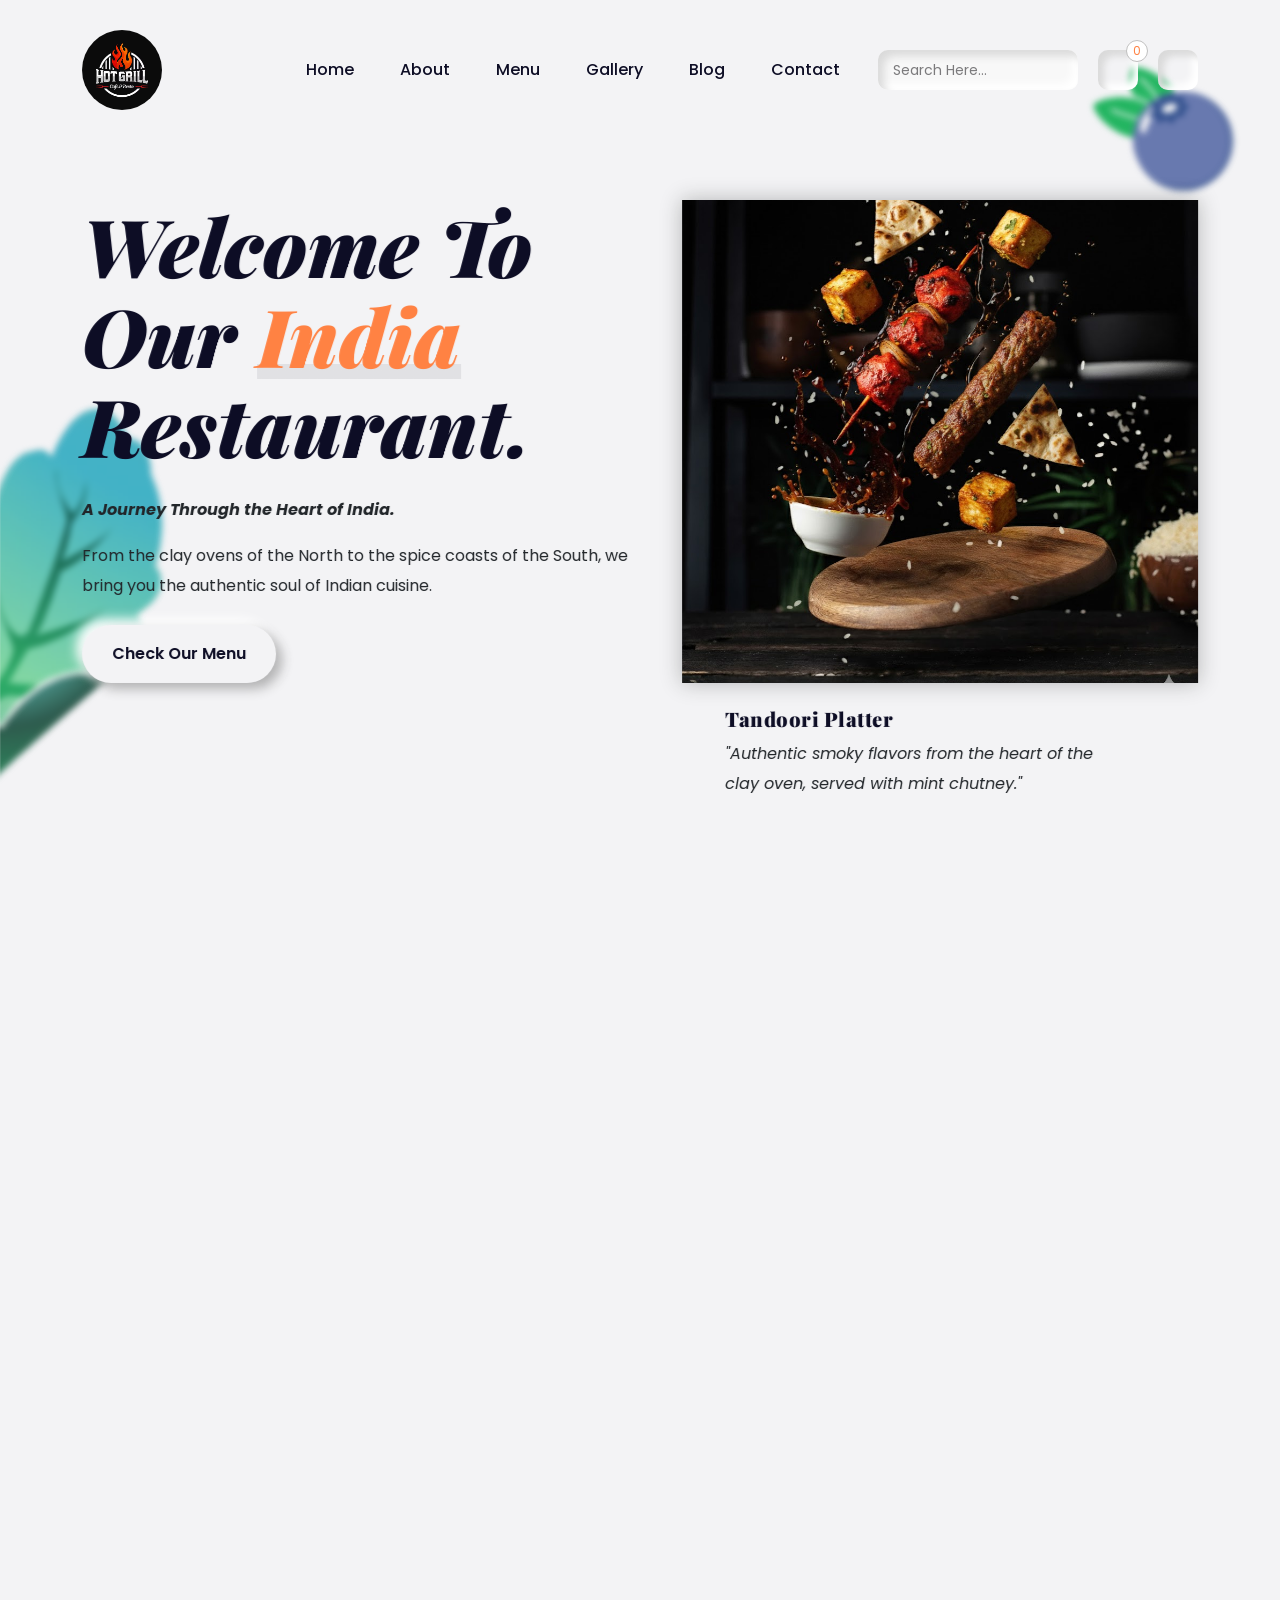
<file: index.html>
<!DOCTYPE html>
<html lang="en">

<head>
    <meta charset="UTF-8">
    <meta http-equiv="X-UA-Compatible" content="IE=edge">
    <meta name="viewport" content="width=device-width, initial-scale=1.0">
    <title>Food Website</title>
    <!-- for icons  -->
    <link rel="stylesheet" href="https://unicons.iconscout.com/release/v4.0.0/css/line.css">
    <!-- bootstrap  -->
    <link rel="stylesheet" href="assets/css/bootstrap.min.css">
    <!-- for swiper slider  -->
    <link rel="stylesheet" href="assets/css/swiper-bundle.min.css">

    <!-- fancy box  -->
    <link rel="stylesheet" href="assets/css/jquery.fancybox.min.css">
    <!-- custom css  -->
    <link rel="stylesheet" href="style.css">
    <link rel="stylesheet" href="assets/css/accessibility.css">
    <link rel="stylesheet" href="assets/css/checkout.css">
</head>


<body class="body-fixed">
    <a href="#main-content" class="skip-navigation">Skip to main content</a>
    
    <!-- start of header  -->
    <header class="site-header" role="banner">
        <div class="container">
            <div class="row">
                <div class="col-lg-2">
                    <div class="header-logo">
                        <a href="index.html" aria-label="Food Website Home">
                            <img src="logo1.avif" width="160" height="60" alt="Food Website Logo">
                        </a>
                    </div>
                </div>
                <div class="col-lg-10">
                    <div class="main-navigation">
                        <button class="menu-toggle" aria-label="Toggle navigation menu" aria-expanded="false" aria-controls="main-menu">
                            <span aria-hidden="true"></span><span aria-hidden="true"></span>
                            <span class="sr-only">Menu</span>
                        </button>
                        <nav class="header-menu" id="main-menu" role="navigation" aria-label="Main navigation">
                            <ul class="menu food-nav-menu">
                                <li><a href="#home" aria-label="Go to home section">Home</a></li>
                                <li><a href="#about" aria-label="Go to about section">About</a></li>
                                <li><a href="#menu" aria-label="Go to menu section">Menu</a></li>
                                <li><a href="#gallery" aria-label="Go to gallery section">Gallery</a></li>
                                <li><a href="#blog" aria-label="Go to blog section">Blog</a></li>
                                <li><a href="#contact" aria-label="Go to contact section">Contact</a></li>
                            </ul>
                        </nav>
                        <div class="header-right">
                            <form action="#" class="header-search-form for-des" onsubmit="return false;" role="search" aria-label="Search menu items">
                                <label for="searchInput" class="sr-only">Search menu items</label>
                                <input type="search" id="searchInput" name="search" class="form-input" placeholder="Search Here..." aria-label="Search menu items" aria-describedby="search-description">
                                <span id="search-description" class="sr-only">Search for dishes, meals, or menu items</span>
                                <button type="button" aria-label="Submit search">
                                    <i class="uil uil-search" aria-hidden="true"></i>
                                </button>
                            </form>
                            <a href="javascript:void(0)" class="header-btn header-cart" id="cartBtn" role="button" aria-label="View shopping cart" aria-describedby="cart-count">
                                <i class="uil uil-shopping-bag" aria-hidden="true"></i>
                                <span class="cart-number" id="cart-count" aria-live="polite">3</span>
                                <span class="sr-only">items in cart</span>
                            </a>
                            <a href="login.html" class="header-btn" id="userIcon" role="button" aria-label="User account menu">
                                <i class="uil uil-user-md" aria-hidden="true"></i>
                                <span class="sr-only">User account</span>
                            </a>
                        </div>
                    </div>
                </div>
            </div>
        </div>
    </header>
    <!-- header ends  -->

    <div id="viewport">
        <div id="js-scroll-content">
            <main id="main-content">
            <section class="main-banner" id="home" aria-label="Hero banner">
                <div class="js-parallax-scene">
                    <div class="banner-shape-1 w-100" data-depth="0.30" aria-hidden="true">
                        <img src="assets/images/berry.png" alt="" aria-hidden="true">
                    </div>
                    <div class="banner-shape-2 w-100" data-depth="0.25" aria-hidden="true">
                        <img src="assets/images/leaf.png" alt="" aria-hidden="true">
                    </div>
                </div>
                <div class="sec-wp">
                    <div class="container">
                        <div class="row">
                            <div class="col-lg-6">
                                <div class="banner-text">
                                    <h1 class="h1-title"><i>
                                        Welcome to our
                                        <span>India</span>
                                        restaurant.</i>
                                    </h1>
                                    <p><b><i>A Journey Through the Heart of India.</i></b></p>
                                    <p>From the clay ovens of the North to the spice coasts of the South, we bring you the authentic soul of Indian cuisine.</p>
                                    <div class="banner-btn mt-4">
                                        <a href="#menu" class="sec-btn">Check our Menu</a>
                                    </div>
                                </div>
                            </div>
                            <div class="col-lg-6">
                                <div class="banner-img-wp">
                                    <div class="banner-img" style="background-image: url(assets/images/tandoori-platter.jpg);">
                                    </div>
                                </div>
                                <div class="banner-img-text mt-4 m-auto">
                                    <h5 class="h5-title">Tandoori Platter</h5>
                                    <p><i>"Authentic smoky flavors from the heart of the clay oven, served with mint chutney."</i></p>
                                </div>
                            </div>
                        </div>
                    </div>
                </div>
            </section>


            <section class="brands-sec">
                <div class="container">
                    <div class="row">
                        <div class="col-lg-12">
                            <div class="brand-title mb-5">
                                <h5 class="h5-title">Trusted by 70+ companies</h5>
                            </div>
                            <div class="brands-row" role="list" aria-label="Trusted partner brands">
                                <div class="brands-box" role="listitem">
                                    <img src="assets/images/brands/b1.png" alt="Partner brand 1" aria-hidden="true">
                                </div>
                                <div class="brands-box" role="listitem">
                                    <img src="assets/images/brands/b2.png" alt="Partner brand 2" aria-hidden="true">
                                </div>
                                <div class="brands-box" role="listitem">
                                    <img src="assets/images/brands/b3.png" alt="Partner brand 3" aria-hidden="true">
                                </div>
                                <div class="brands-box" role="listitem">
                                    <img src="assets/images/brands/b4.png" alt="Partner brand 4" aria-hidden="true">
                                </div>
                                <div class="brands-box" role="listitem">
                                    <img src="assets/images/brands/b5.png" alt="Partner brand 5" aria-hidden="true">
                                </div>
                            </div>
                        </div>
                    </div>
                </div>
            </section>

            <section class="about-sec section" id="about">
                <div class="container">
                    <div class="row">
                        <div class="col-lg-12">
                            <div class="sec-title text-center mb-5">
                                <p class="sec-sub-title mb-3">About Us</p>
                                <h2 class="h2-title">Discover our <span>restaurant story</span></h2>
                                <div class="sec-title-shape mb-4" aria-hidden="true">
                                    <img src="assets/images/title-shape.svg" alt="" aria-hidden="true">
                                </div>
                                <p><i>"Our journey began with a simple passion for the authentic flavors of home. From our grandmother's secret spice blends to the vibrant street foods of India, we bring you recipes that have been passed down through generations. Every dish we serve is a tribute to our heritage, crafted with love and the finest hand-picked spices to bring the true heart of India to your table."</i></p>
                            </div>
                        </div>
                    </div>
                    <div class="row">
                        <div class="col-lg-8 m-auto">
                            <div class="about-video">
                                <div class="about-video-img" style="background-image: url(assets/images/about1.avif);">
                                </div>
                                <div class="play-btn-wp">
                                    <a href="assets/images/video1.mp4" data-fancybox="video" class="play-btn" aria-label="Play recipe video">
                                        <i class="uil uil-play" aria-hidden="true"></i>
                                        <span class="sr-only">Play</span>
                                    </a>
                                    <span>Watch The Recipe</span>
                                </div>
                            </div>
                        </div>
                    </div>
                </div>
            </section>

            <section style="background-image: url(assets/images/menu-bg.png);"
                class="our-menu section bg-light repeat-img" id="menu">
                <div class="sec-wp">
                    <div class="container">
                        <div class="row">
                            <div class="col-lg-12">
                                <div class="sec-title text-center mb-5">
                                    <p class="sec-sub-title mb-3">our menu</p>
                                    <h2 class="h2-title">wake up early, <span>eat fresh & healthy</span></h2>
                                    <div class="sec-title-shape mb-4">
                                        <img src="assets/images/title-shape.svg" alt="">
                                    </div>
                                </div>
                            </div>
                        </div>
                        <div class="menu-tab-wp">
                            <div class="row">
                                <div class="col-lg-12 m-auto">
                                    <div class="menu-tab text-center">
                                        <ul class="filters" role="tablist" aria-label="Filter menu items">
                                            <div class="filter-active"></div>
                                            <li class="filter" data-filter=".all, .breakfast, .lunch, .dinner" role="tab" aria-label="Show all menu items" tabindex="0">
                                                <img src="assets/images/menu-1.png" alt="" aria-hidden="true">
                                                All
                                            </li>
                                            <li class="filter" data-filter=".breakfast" role="tab" aria-label="Show breakfast items" tabindex="0">
                                                <img src="assets/images/menu-2.png" alt="" aria-hidden="true">
                                                Breakfast
                                            </li>
                                            <li class="filter" data-filter=".lunch" role="tab" aria-label="Show lunch items" tabindex="0">
                                                <img src="assets/images/menu-3.png" alt="" aria-hidden="true">
                                                Lunch
                                            </li>
                                            <li class="filter" data-filter=".dinner" role="tab" aria-label="Show dinner items" tabindex="0">
                                                <img src="assets/images/menu-4.png" alt="" aria-hidden="true">
                                                Dinner
                                            </li>
                                        </ul>
                                    </div>
                                </div>
                            </div>
                        </div>

                        <div class="menu-list-row">
                            <div class="row g-xxl-5 bydefault_show" id="menu-dish">
                                <div class="col-lg-4 col-sm-6 dish-box-wp breakfast search-item" data-cat="breakfast">
                                    <div class="dish-box text-center">
                                        <div class="dist-img">
                                            <img src="assets/images/dish/1.1.jpg" alt="">
                                        </div>
                                        <div class="dish-rating">
                                            5
                                            <i class="uil uil-star"></i>
                                        </div>
                                        <div class="dish-title">
                                            <h3 class="h3-title">Grilled Halloumi and Quinoa Salad</h3>
                                            <p>120 calories</p>
                                        </div>
                                        <div class="dish-info">
                                            <ul>
                                                <li>
                                                    <p>Type</p>
                                                    <b>Veg</b>
                                                </li>
                                                <li>
                                                    <p>Persons</p>
                                                    <b>2</b>
                                                </li>
                                            </ul>
                                        </div>
                                        <div class="dist-bottom-row">
                                            <ul>
                                                <li>
                                                    <b>Rs. 499</b>
                                                </li>
                                                <li>
                                                    <button class="dish-add-btn" aria-label="Add to cart">
                                                        <i class="uil uil-plus" aria-hidden="true"></i>
                                                        <span class="sr-only">Add to cart</span>
                                                    </button>
                                                </li>
                                            </ul>
                                        </div>
                                    </div>
                                </div>

                                <!-- 2 -->
                                <div class="col-lg-4 col-sm-6 dish-box-wp breakfast search-item" data-cat="breakfast">
                                    <div class="dish-box text-center">
                                        <div class="dist-img">
                                            <img src="assets/images/dish/2.png" alt="">
                                        </div>
                                        <div class="dish-rating">
                                            4.3
                                            <i class="uil uil-star"></i>
                                        </div>
                                        <div class="dish-title">
                                            <h3 class="h3-title">Grilled Chicken</h3>
                                            <p>80 calories</p>
                                        </div>
                                        <div class="dish-info">
                                            <ul>
                                                <li>
                                                    <p>Type</p>
                                                    <b>Non Veg</b>
                                                </li>
                                                <li>
                                                    <p>Persons</p>
                                                    <b>1</b>
                                                </li>
                                            </ul>
                                        </div>
                                        <div class="dist-bottom-row">
                                            <ul>
                                                <li>
                                                    <b>Rs. 359</b>
                                                </li>
                                                <li>
                                                    <button class="dish-add-btn" aria-label="Add to cart">
                                                        <i class="uil uil-plus" aria-hidden="true"></i>
                                                        <span class="sr-only">Add to cart</span>
                                                    </button>
                                                </li>
                                            </ul>
                                        </div>
                                    </div>
                                </div>
                                <!-- 3 -->
                                <div class="col-lg-4 col-sm-6 dish-box-wp lunch search-item" data-cat="lunch">
                                    <div class="dish-box text-center">
                                        <div class="dist-img">
                                            <img src="assets/images/dish/3.png" alt="">
                                        </div>
                                        <div class="dish-rating">
                                            4
                                            <i class="uil uil-star"></i>
                                        </div>
                                        <div class="dish-title">
                                            <h3 class="h3-title">Panner Noodles</h3>
                                            <p>100 calories</p>
                                        </div>
                                        <div class="dish-info">
                                            <ul>
                                                <li>
                                                    <p>Type</p>
                                                    <b>Veg</b>
                                                </li>
                                                <li>
                                                    <p>Persons</p>
                                                    <b>2</b>
                                                </li>
                                            </ul>
                                        </div>
                                        <div class="dist-bottom-row">
                                            <ul>
                                                <li>
                                                    <b>Rs. 149</b>
                                                </li>
                                                <li>
                                                    <button class="dish-add-btn" aria-label="Add to cart">
                                                        <i class="uil uil-plus" aria-hidden="true"></i>
                                                        <span class="sr-only">Add to cart</span>
                                                    </button>
                                                </li>
                                            </ul>
                                        </div>
                                    </div>
                                </div>

                                <!-- 4 -->
                                <div class="col-lg-4 col-sm-6 dish-box-wp breakfast search-item" data-cat="breakfast">
                                     <div class="dish-box text-center">
                                        <div class="dist-img">
                                            <img src="assets/images/dish/veg-sandwich.jpg" alt="Gourmet Veg Sandwich">
                                        </div>
                                        <div class="dish-rating">
                                            4.5 <i class="uil uil-star"></i>
                                        </div>
                                        <div class="dish-title">
                                            <h3 class="h3-title">Gourmet Veg Sandwich</h3>
                                            <p>150 calories</p>
                                        </div>
                                        <div class="dish-info">
                                            <ul>
                                                <li>
                                                    <p>Type</p>
                                                    <b>Veg</b>
                                                </li>
                                                <li>
                                                    <p>Persons</p>
                                                    <b>1</b>
                                                </li>
                                            </ul>
                                        </div>
                                        <div class="dist-bottom-row">
                                            <ul>
                                                <li><b>Rs. 249</b></li>
                                                <li>
                                                    <button class="dish-add-btn" aria-label="Add to cart">
                                                        <i class="uil uil-plus" aria-hidden="true"></i>
                                                        <span class="sr-only">Add to cart</span>
                                                    </button>
                                                </li>
                                            </ul>
                                        </div>
                                    </div>
                                </div>
                                    
                                <!-- 5 -->
                                <div class="col-lg-4 col-sm-6 dish-box-wp lunch search-item" data-cat="lunch">
                                    <div class="dish-box text-center">
                                        <div class="dist-img">
                                            <img src="assets/images/dish/4.png" alt="">
                                        </div>
                                        <div class="dish-rating">
                                            5
                                            <i class="uil uil-star"></i>
                                        </div>
                                        <div class="dish-title">
                                            <h3 class="h3-title">Chicken Noodles</h3>
                                            <p>120 calories</p>
                                        </div>
                                        <div class="dish-info">
                                            <ul>
                                                <li>
                                                    <p>Type</p>
                                                    <b>Non Veg</b>
                                                </li>
                                                <li>
                                                    <p>Persons</p>
                                                    <b>2</b>
                                                </li>
                                            </ul>
                                        </div>
                                        <div class="dist-bottom-row">
                                            <ul>
                                                <li>
                                                    <b>Rs. 379</b>
                                                </li>
                                                <li>
                                                    <button class="dish-add-btn" aria-label="Add to cart">
                                                        <i class="uil uil-plus" aria-hidden="true"></i>
                                                        <span class="sr-only">Add to cart</span>
                                                    </button>
                                                </li>
                                            </ul>
                                        </div>
                                    </div>
                                </div>

                                <!-- 6 -->
                                <div class="col-lg-4 col-sm-6 dish-box-wp dinner search-item" data-cat="dinner">
                                    <div class="dish-box text-center">
                                        <div class="dist-img">
                                            <img src="assets/images/dish/5.png" alt="">
                                        </div>
                                        <div class="dish-rating">
                                            5.5
                                            <i class="uil uil-star"></i>
                                        </div>
                                        <div class="dish-title">
                                            <h3 class="h3-title">Bread Boiled Egg</h3>
                                            <p>120 calories</p>
                                        </div>
                                        <div class="dish-info">
                                            <ul>
                                                <li>
                                                    <p>Type</p>
                                                    <b>Non Veg</b>
                                                </li>
                                                <li>
                                                    <p>Persons</p>
                                                    <b>2</b>
                                                </li>
                                            </ul>
                                        </div>
                                        <div class="dist-bottom-row">
                                            <ul>
                                                <li>
                                                    <b>Rs. 99</b>
                                                </li>
                                                <li>
                                                    <button class="dish-add-btn" aria-label="Add to cart">
                                                        <i class="uil uil-plus" aria-hidden="true"></i>
                                                        <span class="sr-only">Add to cart</span>
                                                    </button>
                                                </li>
                                            </ul>
                                        </div>
                                    </div>
                                </div>

                                <!-- 7 -->
                                <div class="col-lg-4 col-sm-6 dish-box-wp dinner search-item" data-cat="dinner">
                                    <div class="dish-box text-center">
                                        <div class="dist-img">
                                            <img src="assets/images/dish/6.png" alt="">
                                        </div>
                                        <div class="dish-rating">
                                            5.6
                                            <i class="uil uil-star"></i>
                                        </div>
                                        <div class="dish-title">
                                            <h3 class="h3-title">Immunity Dish</h3>
                                            <p>120 calories</p>
                                        </div>
                                        <div class="dish-info">
                                            <ul>
                                                <li>
                                                    <p>Type</p>
                                                    <b>Veg</b>
                                                </li>
                                                <li>
                                                    <p>Persons</p>
                                                    <b>2</b>
                                                </li>
                                            </ul>
                                        </div>
                                        <div class="dist-bottom-row">
                                            <ul>
                                                <li>
                                                    <b>Rs. 159</b>
                                                </li>
                                                <li>
                                                    <button class="dish-add-btn" aria-label="Add to cart">
                                                        <i class="uil uil-plus" aria-hidden="true"></i>
                                                        <span class="sr-only">Add to cart</span>
                                                    </button>
                                                </li>
                                            </ul>
                                        </div>
                                    </div>
                                </div>

                                 <!-- 8 -->
                                <div class="col-lg-4 col-sm-6 dish-box-wp dinner search-item" data-cat="dinner">
                                    <div class="dish-box text-center">
                                        <div class="dist-img">
                                            <img src="assets/images/dish/3.1.jpg" alt="">
                                        </div>
                                        <div class="dish-rating">
                                            4
                                            <i class="uil uil-star"></i>
                                        </div>
                                        <div class="dish-title">
                                            <h3 class="h3-title">Vegetarian Indian Thali</h3>
                                            <p>300 calories</p>
                                        </div>
                                        <div class="dish-info">
                                            <ul>
                                                <li>
                                                    <p>Type</p>
                                                    <b>Veg</b>
                                                </li>
                                                <li>
                                                    <p>Persons</p>
                                                    <b>2</b>
                                                </li>
                                            </ul>
                                        </div>
                                        <div class="dist-bottom-row">
                                            <ul>
                                                <li>
                                                    <b>Rs. 249</b>
                                                </li>
                                                <li>
                                                    <button class="dish-add-btn" aria-label="Add to cart">
                                                        <i class="uil uil-plus" aria-hidden="true"></i>
                                                        <span class="sr-only">Add to cart</span>
                                                    </button>
                                                </li>
                                            </ul>
                                        </div>
                                    </div>
                                </div>

                                <!-- 9 -->
                                <div class="col-lg-4 col-sm-6 dish-box-wp lunch search-item" data-cat="lunch">
                                    <div class="dish-box text-center">
                                        <div class="dist-img">
                                            <img src="assets/images/dish/4.1.jpg" alt="">
                                        </div>
                                        <div class="dish-rating">
                                            4
                                            <i class="uil uil-star"></i>
                                        </div>
                                        <div class="dish-title">
                                            <h3 class="h3-title">Chana Masala with Jeera Rice</h3>
                                            <p>300 calories</p>
                                        </div>
                                        <div class="dish-info">
                                            <ul>
                                                <li>
                                                    <p>Type</p>
                                                    <b>Veg</b>
                                                </li>
                                                <li>
                                                    <p>Persons</p>
                                                    <b>2</b>
                                                </li>
                                            </ul>
                                        </div>
                                        <div class="dist-bottom-row">
                                            <ul>
                                                <li>
                                                    <b>Rs. 249</b>
                                                </li>
                                                <li>
                                                    <button class="dish-add-btn" aria-label="Add to cart">
                                                        <i class="uil uil-plus" aria-hidden="true"></i>
                                                        <span class="sr-only">Add to cart</span>
                                                    </button>
                                                </li>
                                            </ul>
                                        </div>
                                    </div>
                                </div>


                            
                            </div>
                        </div>
                    </div>
                </div>
            </section>

            <section class="two-col-sec section">
                <div class="container">
                    <div class="row align-items-center">
                        <div class="col-lg-5">
                            <div class="sec-img mt-5">
                                <img src="assets/images/pizza.png" alt="pizza" class="circle-image">
                            </div>
                        </div>
                        <div class="col-lg-7">
                            <div class="sec-text">
                                <h2 class="xxl-title">Pizza</h2>
                                <p>"Experience the ultimate fusion of Italian tradition and Indian spice. Our signature Hand-Tossed Pizza features a thin, crispy crust topped with a rich, house-made tomato sauce, melted mozzarella, and generous layers of our premium spiced Chicken Pepperoni. Every slice is finished with a sprinkle of aromatic herbs and a drizzle of chili-infused oil for a bold, savory kick that redefines the classic pizza experience."</p>

                            </div>
                        </div>
                    </div>
                </div>
            </section>

            <section class="two-col-sec section ">
                <div class="container">
                    <div class="row align-items-center">
                        <div class="col-lg-6">
                            <div class="sec-text mt-5">
                                <h2 class="xxl-title">Chicken Pepperoni</h2>
                                <p>"Indulge in our premium Chicken Pepperoni, crafted from lean, high-quality chicken breast and seasoned with a bold blend of crushed black pepper and traditional spices. Each slice is slow-cured to lock in a smoky, savory flavor that delivers a satisfying snap with every bite. Perfectly balanced and subtly spicy, it’s a modern twist on a classic favorite that’s perfect for pizzas, platters, or enjoying on its own."</p>
                            </div>
                        </div>
                        <div class="col-lg-6">
                            <div class="sec-img">
                                <img src="assets/images/pepproni.jpg" alt="chicken pepproni" class="circle-image">
                            </div>
                        </div>
                    </div>
                </div>
            </section>

            <section class="book-table section bg-light">
                <div class="book-table-shape">
                    <img src="assets/images/table-leaves-shape.png" alt="">
                </div>

                <div class="book-table-shape book-table-shape2">
                    <img src="assets/images/table-leaves-shape.png" alt="">
                </div>

                <div class="sec-wp">
                    <div class="container">
                        <div class="row">
                            <div class="col-lg-12">
                                <div class="sec-title text-center mb-5">
                                    <p class="sec-sub-title mb-3">Book Table</p>
                                    <h2 class="h2-title">Opening Table</h2>
                                    <div class="sec-title-shape mb-4">
                                        <img src="assets/images/title-shape.svg" alt="">
                                    </div>
                                </div>
                            </div>
                        </div>

                        <div class="book-table-info">
                            <div class="row align-items-center">
                                <div class="col-lg-4">
                                    <div class="table-title text-center">
                                        <h3>Monday to Friday</h3>
                                        <p>9:00 am - 10:00 pm</p>
                                    </div>
                                </div>
                                <div class="col-lg-4">
                                    <div class="call-now text-center">
                                        <i class="uil uil-phone"></i>
                                        <a href="tel:+91-8866998866">+91 - 8866998866</a>
                                    </div>
                                </div>
                                <div class="col-lg-4">
                                    <div class="table-title text-center">
                                        <h3>Saturday to Sunday</h3>
                                        <p>9:00 am to 12:00 pm</p>
                                    </div>
                                </div>
                            </div>
                        </div>

                        <div class="row" id="gallery">
                            <div class="col-lg-10 m-auto">
                                <div class="book-table-img-slider" id="icon">
                                    <div class="swiper-wrapper">
                                        <a href="assets/images/bt1.1.jpg" data-fancybox="table-slider"
                                            class="book-table-img back-img swiper-slide"
                                            style="background-image: url(assets/images/bt1.1.jpg)"></a>
                                        <a href="assets/images/bt2.1.jpg" data-fancybox="table-slider"
                                            class="book-table-img back-img swiper-slide"
                                            style="background-image: url(assets/images/bt2.1.jpg)"></a>
                                        <a href="assets/images/bt3.2.avif" data-fancybox="table-slider"
                                            class="book-table-img back-img swiper-slide"
                                            style="background-image: url(assets/images/bt3.2.avif)"></a>
                                        <a href="assets/images/bt4.jpg" data-fancybox="table-slider"
                                            class="book-table-img back-img swiper-slide"
                                            style="background-image: url(assets/images/bt4.jpg)"></a>
                                        <a href="assets/images/bt1.jpg" data-fancybox="table-slider"
                                            class="book-table-img back-img swiper-slide"
                                            style="background-image: url(assets/images/bt1.jpg)"></a>
                                        <a href="assets/images/bt4.1.jpg" data-fancybox="table-slider"
                                            class="book-table-img back-img swiper-slide"
                                            style="background-image: url(assets/images/bt4.1.jpg)"></a>
                                        <a href="assets/images/bt8.jpg" data-fancybox="table-slider"
                                            class="book-table-img back-img swiper-slide"
                                            style="background-image: url(assets/images/bt8.jpg)"></a>
                                        <a href="assets/images/bt9.jpg" data-fancybox="table-slider"
                                            class="book-table-img back-img swiper-slide"
                                            style="background-image: url(assets/images/bt9.jpg)"></a>
                                    </div>

                                    <div class="swiper-button-wp">
                                        <button class="swiper-button-prev swiper-button" aria-label="Previous image" type="button">
                                            <i class="uil uil-angle-left" aria-hidden="true"></i>
                                            <span class="sr-only">Previous</span>
                                        </button>
                                        <button class="swiper-button-next swiper-button" aria-label="Next image" type="button">
                                            <i class="uil uil-angle-right" aria-hidden="true"></i>
                                            <span class="sr-only">Next</span>
                                        </button>
                                    </div>
                                    <div class="swiper-pagination"></div>
                                </div>
                            </div>
                        </div>


                    </div>
                </div>

            </section>

            <section class="our-team section">
                <div class="sec-wp">
                    <div class="container">
                        <div class="row">
                            <div class="col-lg-12">
                                <div class="sec-title text-center mb-5">
                                    <p class="sec-sub-title mb-3">Our Team</p>
                                    <h2 class="h2-title">Meet our Chefs</h2>
                                    <div class="sec-title-shape mb-4">
                                        <img src="assets/images/title-shape.svg" alt="">
                                    </div>
                                </div>
                            </div>
                        </div>
                        <div class="row team-slider">
                            <div class="swiper-wrapper">
                                <div class="col-lg-4 swiper-slide">
                                    <div class="team-box text-center">
                                        <div style="background-image: url(assets/images/chef/c1.jpg);"
                                            class="team-img back-img">

                                        </div>
                                        <h3 class="h3-title">Nilay Hirpara</h3>
                                        <div class="social-icon" role="list" aria-label="Nilay Hirpara's social media">
                                            <ul>
                                                <li role="listitem">
                                                    <a href="#" aria-label="Nilay Hirpara's Facebook"><i class="uil uil-facebook-f" aria-hidden="true"></i><span class="sr-only">Facebook</span></a>
                                                </li>
                                                <li role="listitem">
                                                    <a href="#" aria-label="Nilay Hirpara's Instagram">
                                                        <i class="uil uil-instagram" aria-hidden="true"></i>
                                                        <span class="sr-only">Instagram</span>
                                                    </a>
                                                </li>
                                                <li role="listitem">
                                                    <a href="#" aria-label="Nilay Hirpara's YouTube">
                                                        <i class="uil uil-youtube" aria-hidden="true"></i>
                                                        <span class="sr-only">YouTube</span>
                                                    </a>
                                                </li>
                                            </ul>
                                        </div>
                                    </div>
                                </div>
                                <div class="col-lg-4 swiper-slide">
                                    <div class="team-box text-center">
                                        <div style="background-image: url(assets/images/chef/c2.jpg);"
                                            class="team-img back-img">

                                        </div>
                                        <h3 class="h3-title">Ravi Kumawat</h3>
                                        <div class="social-icon" role="list" aria-label="Ravi Kumawat's social media">
                                            <ul>
                                                <li role="listitem">
                                                    <a href="#" aria-label="Ravi Kumawat's Facebook"><i class="uil uil-facebook-f" aria-hidden="true"></i><span class="sr-only">Facebook</span></a>
                                                </li>
                                                <li role="listitem">
                                                    <a href="#" aria-label="Ravi Kumawat's Instagram">
                                                        <i class="uil uil-instagram" aria-hidden="true"></i>
                                                        <span class="sr-only">Instagram</span>
                                                    </a>
                                                </li>
                                                <li role="listitem">
                                                    <a href="#" aria-label="Ravi Kumawat's YouTube">
                                                        <i class="uil uil-youtube" aria-hidden="true"></i>
                                                        <span class="sr-only">YouTube</span>
                                                    </a>
                                                </li>
                                            </ul>
                                        </div>
                                    </div>
                                </div>
                                <div class="col-lg-4 swiper-slide">
                                    <div class="team-box text-center">
                                        <div style="background-image: url(assets/images/chef/c3.jpg);"
                                            class="team-img back-img">

                                        </div>
                                        <h3 class="h3-title">Navnit Kumar</h3>
                                        <div class="social-icon" role="list" aria-label="Navnit Kumar's social media">
                                            <ul>
                                                <li role="listitem">
                                                    <a href="#" aria-label="Navnit Kumar's Facebook"><i class="uil uil-facebook-f" aria-hidden="true"></i><span class="sr-only">Facebook</span></a>
                                                </li>
                                                <li role="listitem">
                                                    <a href="#" aria-label="Navnit Kumar's Instagram">
                                                        <i class="uil uil-instagram" aria-hidden="true"></i>
                                                        <span class="sr-only">Instagram</span>
                                                    </a>
                                                </li>
                                                <li role="listitem">
                                                    <a href="#" aria-label="Navnit Kumar's YouTube">
                                                        <i class="uil uil-youtube" aria-hidden="true"></i>
                                                        <span class="sr-only">YouTube</span>
                                                    </a>
                                                </li>
                                            </ul>
                                        </div>
                                    </div>
                                </div>
                                <div class="col-lg-4 swiper-slide">
                                    <div class="team-box text-center">
                                        <div style="background-image: url(assets/images/chef/c4.jpg);"
                                            class="team-img back-img">

                                        </div>
                                        <h3 class="h3-title">Pranav Badgal</h3>
                                        <div class="social-icon" role="list" aria-label="Pranav Badgal's social media">
                                            <ul>
                                                <li role="listitem">
                                                    <a href="#" aria-label="Pranav Badgal's Facebook"><i class="uil uil-facebook-f" aria-hidden="true"></i><span class="sr-only">Facebook</span></a>
                                                </li>
                                                <li role="listitem">
                                                    <a href="#" aria-label="Pranav Badgal's Instagram">
                                                        <i class="uil uil-instagram" aria-hidden="true"></i>
                                                        <span class="sr-only">Instagram</span>
                                                    </a>
                                                </li>
                                                <li role="listitem">
                                                    <a href="#" aria-label="Pranav Badgal's YouTube">
                                                        <i class="uil uil-youtube" aria-hidden="true"></i>
                                                        <span class="sr-only">YouTube</span>
                                                    </a>
                                                </li>
                                            </ul>
                                        </div>
                                    </div>
                                </div>
                                <div class="col-lg-4 swiper-slide">
                                    <div class="team-box text-center">
                                        <div style="background-image: url(assets/images/chef/c5.jpg);"
                                            class="team-img back-img">

                                        </div>
                                        <h3 class="h3-title">Priyotosh Dey</h3>
                                        <div class="social-icon" role="list" aria-label="Priyotosh Dey's social media">
                                            <ul>
                                                <li role="listitem">
                                                    <a href="#" aria-label="Priyotosh Dey's Facebook"><i class="uil uil-facebook-f" aria-hidden="true"></i><span class="sr-only">Facebook</span></a>
                                                </li>
                                                <li role="listitem">
                                                    <a href="#" aria-label="Priyotosh Dey's Instagram">
                                                        <i class="uil uil-instagram" aria-hidden="true"></i>
                                                        <span class="sr-only">Instagram</span>
                                                    </a>
                                                </li>
                                                <li role="listitem">
                                                    <a href="#" aria-label="Priyotosh Dey's YouTube">
                                                        <i class="uil uil-youtube" aria-hidden="true"></i>
                                                        <span class="sr-only">YouTube</span>
                                                    </a>
                                                </li>
                                            </ul>
                                        </div>
                                    </div>
                                </div>
                            </div>
                            <div class="swiper-button-wp">
                                <div class="swiper-button-prev swiper-button">
                                    <i class="uil uil-angle-left"></i>
                                </div>
                                <div class="swiper-button-next swiper-button">
                                    <i class="uil uil-angle-right"></i>
                                </div>
                            </div>
                            <div class="swiper-pagination"></div>
                        </div>
                    </div>
                </div>
            </section>

            <section class="testimonials section bg-light">
                <div class="sec-wp">
                    <div class="container">
                        <div class="row">
                            <div class="col-lg-12">
                                <div class="sec-title text-center mb-5">
                                    <p class="sec-sub-title mb-3">What they say</p>
                                    <h2 class="h2-title">What our customers <span>say about us</span></h2>
                                    <div class="sec-title-shape mb-4">
                                        <img src="assets/images/title-shape.svg" alt="">
                                    </div>
                                </div>
                            </div>
                        </div>
                        <div class="row">
                            <div class="col-lg-5">
                                <div class="testimonials-img">
                                    <img src="assets/images/testimonial-img.png" alt="">
                                </div>
                            </div>
                            <div class="col-lg-7">
                                <div class="row">
                                    <div class="col-sm-6">
                                        <div class="testimonials-box">
                                            <div class="testimonial-box-top">
                                                <div class="testimonials-box-img back-img"
                                                    style="background-image: url(assets/images/testimonials/t1.jpg);">
                                                </div>
                                                <div class="star-rating-wp">
                                                    <div class="star-rating">
                                                        <span class="star-rating__fill" style="width:85%"></span>
                                                    </div>
                                                </div>

                                            </div>
                                            <div class="testimonials-box-text">
                                                <h3 class="h3-title">
                                                    Nikhil Verma
                                                </h3>
                                                <p>"Outstanding quality and a great variety of options for both veg and non-veg lovers. A top-tier dining experience that never disappoints!"</p>
                                            </div>
                                        </div>
                                    </div>
                                    <div class="col-sm-6">
                                        <div class="testimonials-box">
                                            <div class="testimonial-box-top">
                                                <div class="testimonials-box-img back-img"
                                                    style="background-image: url(assets/images/testimonials/t2.jpg);">
                                                </div>
                                                <div class="star-rating-wp">
                                                    <div class="star-rating">
                                                        <span class="star-rating__fill" style="width:80%"></span>
                                                    </div>
                                                </div>

                                            </div>
                                            <div class="testimonials-box-text">
                                                <h3 class="h3-title">
                                                    Ravi Kumar
                                                </h3>
                                                <p>"Perfect place for a family dinner. The staff is incredibly polite and the 'Pro Membership' perks are actually worth it. 10/10 experience!"</p>
                                            </div>
                                        </div>
                                    </div>
                                    <div class="col-sm-6">
                                        <div class="testimonials-box">
                                            <div class="testimonial-box-top">
                                                <div class="testimonials-box-img back-img"
                                                    style="background-image: url(assets/images/testimonials/t3.jpg);">
                                                </div>
                                                <div class="star-rating-wp">
                                                    <div class="star-rating">
                                                        <span class="star-rating__fill" style="width:89%"></span>
                                                    </div>
                                                </div>

                                            </div>
                                            <div class="testimonials-box-text">
                                                <h3 class="h3-title">
                                                    Nihar Sharma
                                                </h3>
                                                <p>"Amazing service and piping hot food! Navnit here, and I can say their delivery is the fastest in town. The veggie combo is my absolute favorite for a quick dinner."</p>
                                            </div>
                                        </div>
                                    </div>
                                    <div class="col-sm-6">
                                        <div class="testimonials-box">
                                            <div class="testimonial-box-top">
                                                <div class="testimonials-box-img back-img"
                                                    style="background-image: url(assets/images/testimonials/t4.jpg);">
                                                </div>
                                                <div class="star-rating-wp">
                                                    <div class="star-rating">
                                                        <span class="star-rating__fill" style="width:100%"></span>
                                                    </div>
                                                </div>

                                            </div>
                                            <div class="testimonials-box-text">
                                                <h3 class="h3-title">
                                                    Somyadeep Singh
                                                </h3>
                                                <p>"The best Indian food I’ve had in years. The spices are perfectly balanced and the service makes you feel right at home. I highly recommend the Chicken Burger!"</p>
                                            </div>
                                        </div>
                                    </div>
                                </div>
                            </div>
                        </div>
                    </div>
                </div>
            </section>

            <section class="faq-sec section-repeat-img" style="background-image: url(assets/images/faq-bg.png);">
                <div class="sec-wp">
                    <div class="container">
                        <div class="row">
                            <div class="col-lg-12">
                                <div class="sec-title text-center mb-5">
                                    <p class="sec-sub-title mb-3">faqs</p>
                                    <h2 class="h2-title">Frequently <span>asked questions</span></h2>
                                    <div class="sec-title-shape mb-4">
                                        <img src="assets/images/title-shape.svg" alt="">
                                    </div>
                                </div>
                            </div>
                        </div>

                        <div class="faq-row">
                            <div class="faq-box">
                                <h4 class="h4-title">What are the login hours?</h4>
                                <p>"We are open daily to serve you the finest flavors of India. Join us for lunch from 12:00 PM to 3:30 PM, or dinner from 7:00 PM to 11:00 PM. Reservations are recommended for weekend dining."</p>
                            </div>
                            <div class="faq-box">
                                <h4 class="h4-title">What do i get my refund?</h4>
                                <p>"Refunds are processed within 5–7 business days via the original payment method. For orders placed through third-party apps, please initiate the request through their respective platforms."</p>
                            </div>
                            <div class="faq-box">
                                <h4 class="h4-title">How long it will take food to arrive?</h4>
                                <p>"Quality takes time, but we move with precision. Because every dish is prepared fresh to order, you can typically expect your meal to arrive within 15 to 25 minutes. We believe the perfect blend of spices is worth the wait."</p>
                            </div>
                            <div class="faq-box">
                                <h4 class="h4-title">Does your restaurant has both veg and non veg?</h4>
                                <p>"We serve a wide variety of veg and non-veg delicacies. From rich paneer specialties to succulent meat curries, there is something for everyone at our table."</p>
                            </div>
                            <div class="faq-box">
                                <h4 class="h4-title">What is cost of food delivery?</h4>
                                <p>"Our delivery fee starts at $3.50 and varies depending on your distance. We also offer free delivery on orders above $25—the perfect excuse to add an extra side of Garlic Naan!"</p>
                            </div>
                            <div class="faq-box">
                                <h4 class="h4-title">Who is eligible for pro membership?</h4>
                                <p>"Anyone can join! Simply create an account on our website or app to start earning points and unlock exclusive member-only rewards and discounts."</p>
                            </div>
                        </div>

                    </div>
                </div>

            </section>


            <div class="bg-pattern bg-light repeat-img"
                style="background-image: url(assets/images/blog-pattern-bg.png);">
                <section class="blog-sec section" id="blog">
                    <div class="sec-wp">
                        <div class="container">
                            <div class="row">
                                <div class="col-lg-12">
                                    <div class="sec-title text-center mb-5">
                                        <p class="sec-sub-title mb-3">Our blog</p>
                                        <h2 class="h2-title">Latest Publications</span></h2>
                                        <div class="sec-title-shape mb-4">
                                            <img src="assets/images/title-shape.svg" alt="">
                                        </div>
                                    </div>
                                </div>
                            </div>
                            <div class="row">
                                <div class="col-lg-4">
                                    <div class="blog-box">
                                        <div class="blog-img back-img"
                                            style="background-image: url(assets/images/blog/blog1.jpg);"></div>
                                        <div class="blog-text">
                                            <p class="blog-date">September.15.2026</p>
                                            <a href="#" class="h4-title">Energy Drink which you can make at home.</a>
                                            <p>"Harness the power of nature with this simple, DIY Indian energy drink. Learn how we use fresh, kitchen-staple ingredients to create a powerful revitalizer that’s better than any store-bought alternative."</p>
                                            <a href="#" class="sec-btn">Read More</a>
                                        </div>
                                    </div>
                                </div>
                                <div class="col-lg-4">
                                    <div class="blog-box">
                                        <div class="blog-img back-img"
                                            style="background-image: url(assets/images/blog/blog2.jpg);"></div>
                                        <div class="blog-text">
                                            <p class="blog-date">October.15.2026</p>
                                            <a href="#" class="h4-title">Fresh Veggie and rice combo for dinner.</a>
                                            <p>"Experience the comfort of home with our garden-fresh vegetable curry, tempered with traditional Indian spices and served with fragrant cumin-infused rice. A timeless vegetarian classic prepared with love."</p>
                                            <a href="#" class="sec-btn">Read More</a>
                                        </div>
                                    </div>
                                </div>
                                <div class="col-lg-4">
                                    <div class="blog-box">
                                        <div class="blog-img back-img"
                                            style="background-image: url(assets/images/blog/blog3.jpg);"></div>
                                        <div class="blog-text">
                                            <p class="blog-date">November.15.2026</p>
                                            <a href="#" class="h4-title">Chicken burger with double nuggets</a>
                                            <p>"A fusion of flavors featuring a juicy, hand-breaded chicken patty seasoned with our secret spice blend. Paired with extra crispy chicken nuggets and our house-made zesty mayo for a satisfying feast."</p>
                                            <a href="#" class="sec-btn">Read More</a>
                                        </div>
                                    </div>
                                </div>
                            </div>
                        </div>
                    </div>
                </section>

                <section class="newsletter-sec section pt-0">
                    <div class="sec-wp">
                        <div class="container">
                            <div class="row">
                                <div class="col-lg-8 m-auto">
                                    <div class="newsletter-box text-center back-img white-text"
                                        style="background-image: url(assets/images/news.jpg);">
                                        <div class="bg-overlay dark-overlay"></div>
                                        <div class="sec-wp">
                                            <div class="newsletter-box-text">
                                                <h2 class="h2-title">Subscribe our newsletter</h2>
                                                <p>"Be the first to know about our new seasonal arrivals and exclusive dining events. Subscribe for a journey of spice delivered straight to you."</p>
                                            </div>
                                            <form action="#" class="newsletter-form" aria-label="Newsletter subscription">
                                                <label for="newsletterEmail" class="sr-only">Email address for newsletter</label>
                                                <input type="email" id="newsletterEmail" name="newsletterEmail" class="form-input"
                                                    placeholder="Enter your Email Here" aria-required="true" autocomplete="email" required>
                                                <button type="submit" class="sec-btn primary-btn" aria-label="Subscribe to newsletter">Submit</button>
                                            </form>
                                        </div>
                                    </div>
                                </div>
                            </div>
                        </div>
                    </div>
                </section>
            </div>

            <!-- footer starts  -->
            <footer class="site-footer" id="contact">
                <div class="top-footer section">
                    <div class="sec-wp">
                        <div class="container">
                            <div class="row">
                                <div class="col-lg-4">
                                    <div class="footer-info"> 
                                        <div class="footer-logo">
                                            <a href="index.html" aria-label="Food Website Home">
                                                <img src="logo1.avif" alt="Food Website Logo">
                                            </a>
                                        </div>
                                        <p>"A legacy of spice, family recipes, and the true spirit of Indian hospitality."
                                        </p>
                                        <div class="social-icon" role="list" aria-label="Social media links">
                                            <ul>
                                                <li role="listitem">
                                                    <a href="#" aria-label="Visit our Facebook page">
                                                        <i class="uil uil-facebook-f" aria-hidden="true"></i>
                                                        <span class="sr-only">Facebook</span>
                                                    </a>
                                                </li>
                                                <li role="listitem">
                                                    <a href="#" aria-label="Visit our Instagram page">
                                                        <i class="uil uil-instagram" aria-hidden="true"></i>
                                                        <span class="sr-only">Instagram</span>
                                                    </a>
                                                </li>
                                                <li role="listitem">
                                                    <a href="#" aria-label="Visit our GitHub page">
                                                        <i class="uil uil-github-alt" aria-hidden="true"></i>
                                                        <span class="sr-only">GitHub</span>
                                                    </a>
                                                </li>
                                                <li role="listitem">
                                                    <a href="https://www.youtube.com/watch?v=xPPLbEFbCAo" aria-label="Visit our YouTube channel">
                                                        <i class="uil uil-youtube" aria-hidden="true"></i>
                                                        <span class="sr-only">YouTube</span>
                                                    </a>
                                                </li>
                                            </ul>
                                        </div>
                                    </div>
                                </div>
                                <div class="col-lg-8">
                                    <div class="footer-flex-box">
                                        <div class="footer-table-info">
                                            <h3 class="h3-title">open hours</h3>
                                            <ul>
                                                <li><i class="uil uil-clock"></i> Mon-Fri : 9am - 10pm</li>
                                                <li><i class="uil uil-clock"></i> Sat-Sun : 9am - 12pm</li>
                                            </ul>
                                        </div>
                                        <div class="footer-menu food-nav-menu">
                                            <h3 class="h3-title">Links</h3>
                                            <ul class="column-2">
                                                <li>
                                                    <a href="#home" class="footer-active-menu">Home</a>
                                                </li>
                                                <li><a href="#about">About</a></li>
                                                <li><a href="#menu">Menu</a></li>
                                                <li><a href="#gallery">Gallery</a></li>
                                                <li><a href="#blog">Blog</a></li>
                                                <li><a href="#contact">Contact</a></li>
                                            </ul>
                                        </div>
                                        <div class="footer-menu">
                                            <h3 class="h3-title">Company</h3>
                                            <ul>
                                                <li><a href="#">Terms & Conditions</a></li>
                                                <li><a href="#">Privacy Policy</a></li>
                                                <li><a href="#">Cookie Policy</a></li>
                                            </ul>
                                        </div>
                                    </div>
                                </div>
                            </div>
                        </div>
                    </div>
                </div>
                <div class="bottom-footer">
                    <div class="container">
                        <div class="row">
                            <div class="col-lg-12 text-center">
                                <div class="copyright-text">
                                    <p>Copyright &copy; 2021 <span class="name">TechieCoder.</span>All Rights Reserved.
                                    </p>
                                </div>
                            </div>
                        </div>
                        <button class="scrolltop" aria-label="Scroll to top of page"><i class="uil uil-angle-up" aria-hidden="true"></i><span class="sr-only">Scroll to top</span></button>
                    </div>
                </div>
            </footer>
            </main>
        </div>
    </div>

    
    <!-- jquery  -->
    <script src="assets/js/jquery-3.5.1.min.js"></script>
    <!-- bootstrap -->
    <script src="assets/js/bootstrap.min.js"></script>
    <script src="assets/js/popper.min.js"></script>

    <!-- fontawesome  -->
    <script src="assets/js/font-awesome.min.js"></script>

    <!-- swiper slider  -->
    <script src="assets/js/swiper-bundle.min.js"></script>

    <!-- mixitup -- filter  -->
    <script src="assets/js/jquery.mixitup.min.js"></script>

    <!-- fancy box  -->
    <script src="assets/js/jquery.fancybox.min.js"></script>

    <!-- parallax  -->
    <script src="assets/js/parallax.min.js"></script>

    <!-- gsap  -->
    <script src="assets/js/gsap.min.js"></script>

    <!-- scroll trigger  -->
    <script src="assets/js/ScrollTrigger.min.js"></script>
    <!-- scroll to plugin  -->
    <script src="assets/js/ScrollToPlugin.min.js"></script>
    <!-- rellax  -->
    <!-- <script src="assets/js/rellax.min.js"></script> -->
    <!-- <script src="assets/js/rellax-custom.js"></script> -->
    <!-- smooth scroll  -->
    <script src="assets/js/smooth-scroll.js"></script>
    <!-- custom js  -->
    <script src="main.js"></script>


<div id="profileModal" class="modal-overlay" role="dialog" aria-modal="true" aria-labelledby="profileModalTitle" aria-hidden="true" style="display: none;">
    <div class="profile-card">
        <div class="profile-header">
            <h3 id="profileModalTitle" style="margin:0; color:#ff8243;">My Profile</h3>
            <button id="closeProfile" aria-label="Close profile modal" style="background:none; border:none; font-size:30px; cursor:pointer; color:#ff8243;">
                <span aria-hidden="true">&times;</span>
                <span class="sr-only">Close</span>
            </button>
        </div>
        <div class="profile-body" style="padding: 20px 0;">
            <p style="color:#0d0d25;"><strong>Name:</strong> <span id="profileName" aria-live="polite"></span></p>
            <p style="color:#0d0d25;"><strong>UserName:</strong> <span id="profileUserName" aria-live="polite"></span></p>
            <p style="color:#0d0d25;"><strong>Email:</strong> <span id="profileEmail" aria-live="polite"></span></p>
            <a href="orders.html" class="sec-btn" style="margin-top: 15px; width: 100%; padding:10px; text-align: center; text-decoration: none; display: block;" aria-label="View order history">My Orders</a>
            <button id="signOutBtn" class="sec-btn" style="margin-top: 10px; width: 100%; padding:10px;" aria-label="Sign out of your account">Sign Out</button>
        </div> 
    </div>
</div>

    <script src="assets/js/auth-utils.js"></script>
    <script src="assets/js/accessibility.js"></script>
    <script src="assets/js/index.js"></script>

<div id="cartSidebar" class="modal-overlay" role="dialog" aria-modal="true" aria-labelledby="cartModalTitle" aria-describedby="cartDescription" aria-hidden="true" style="display: none; justify-content: flex-end; position: fixed; top: 0; left: 0; width: 100%; height: 100%; background: rgba(0,0,0,0.5); z-index: 9999;">
        <div class="profile-card" style="width: 350px; height: 100%; border-radius: 0; display: flex; flex-direction: column; background: white; margin-left: auto;">
            <div class="profile-header" style="padding: 20px; border-bottom: 1px solid #eee; display: flex; justify-content: space-between; align-items: center;">
                <h3 id="cartModalTitle" style="margin:0; color:#ff8243;">Your Cart</h3>
                <span id="cartDescription" class="sr-only">Shopping cart with items and total price</span>
                <button id="closeCart" aria-label="Close shopping cart" style="background:none; border:none; font-size:30px; cursor:pointer; color:#ff8243;">
                    <span aria-hidden="true">&times;</span>
                    <span class="sr-only">Close</span>
                </button>
            </div>
            <div id="cartItems" role="list" aria-label="Cart items" style="flex-grow: 1; overflow-y: auto; padding: 20px;" aria-live="polite" aria-atomic="true">
                <p class="sr-only">Cart is empty</p>
            </div>
            <div style="border-top: 1px solid #eee; padding: 20px;">
                <p style="color:#0d0d25; font-size: 1.2rem;"><strong>Total: Rs. <span id="cartTotal" aria-live="polite" aria-atomic="true">0</span></strong></p>
                <button class="sec-btn checkout-btn" id="checkoutBtn" type="button" style="width: 100%; padding:10px; background:#ff8243; color:white; border:none; border-radius:5px;" aria-label="Proceed to checkout">Checkout</button>
            </div>
        </div>
    </div>

<!-- Checkout Confirmation Modal -->
<div id="checkoutModal" class="modal-overlay" role="dialog" aria-modal="true" aria-labelledby="checkoutModalTitle" aria-hidden="true" style="display: none;">
    <div class="profile-card checkout-modal" style="max-width: 600px; width: 90%; max-height: 90vh; overflow-y: auto;">
        <div class="profile-header" style="padding: 20px; border-bottom: 1px solid #eee; display: flex; justify-content: space-between; align-items: center;">
            <h3 id="checkoutModalTitle" style="margin:0; color:#ff8243;">Order Confirmation</h3>
            <button id="closeCheckout" aria-label="Close checkout modal" style="background:none; border:none; font-size:30px; cursor:pointer; color:#ff8243;">
                <span aria-hidden="true">&times;</span>
                <span class="sr-only">Close</span>
            </button>
        </div>
        <div class="checkout-content" style="padding: 20px;">
            <div id="checkoutOrderSummary" role="region" aria-label="Order summary">
                <!-- Order summary will be populated here -->
            </div>
            <div class="checkout-actions" style="margin-top: 20px; display: flex; gap: 10px; justify-content: flex-end;">
                <button id="cancelCheckout" type="button" class="sec-btn" style="padding:10px 20px; background:#ccc; color:white; border:none; border-radius:5px; cursor:pointer;" aria-label="Cancel checkout">Cancel</button>
                <button id="confirmCheckout" type="button" class="sec-btn" style="padding:10px 20px; background:#28a745; color:white; border:none; border-radius:5px; cursor:pointer;" aria-label="Confirm and place order">Confirm Order</button>
            </div>
        </div>
    </div>
</div>

<!-- Order Success Modal -->
<div id="orderSuccessModal" class="modal-overlay" role="dialog" aria-modal="true" aria-labelledby="orderSuccessTitle" aria-hidden="true" style="display: none;">
    <div class="profile-card checkout-modal" style="max-width: 500px; width: 90%; text-align: center;">
        <div class="profile-header" style="padding: 20px; border-bottom: 1px solid #eee;">
            <h3 id="orderSuccessTitle" style="margin:0; color:#28a745;">Order Placed Successfully!</h3>
        </div>
        <div style="padding: 30px 20px;">
            <div style="font-size: 60px; color: #28a745; margin-bottom: 20px;" aria-hidden="true">✓</div>
            <p id="orderSuccessMessage" style="color:#0d0d25; font-size: 16px; margin-bottom: 10px;"></p>
            <p id="orderNumber" style="color:#666; font-size: 14px; margin-bottom: 20px;"></p>
            <button id="closeOrderSuccess" type="button" class="sec-btn" style="width: 100%; padding:10px; background:#ff8243; color:white; border:none; border-radius:5px; cursor:pointer;" aria-label="Close order confirmation">Continue Shopping</button>
        </div>
    </div>
</div>
   
    

</body>


</html>
</file>
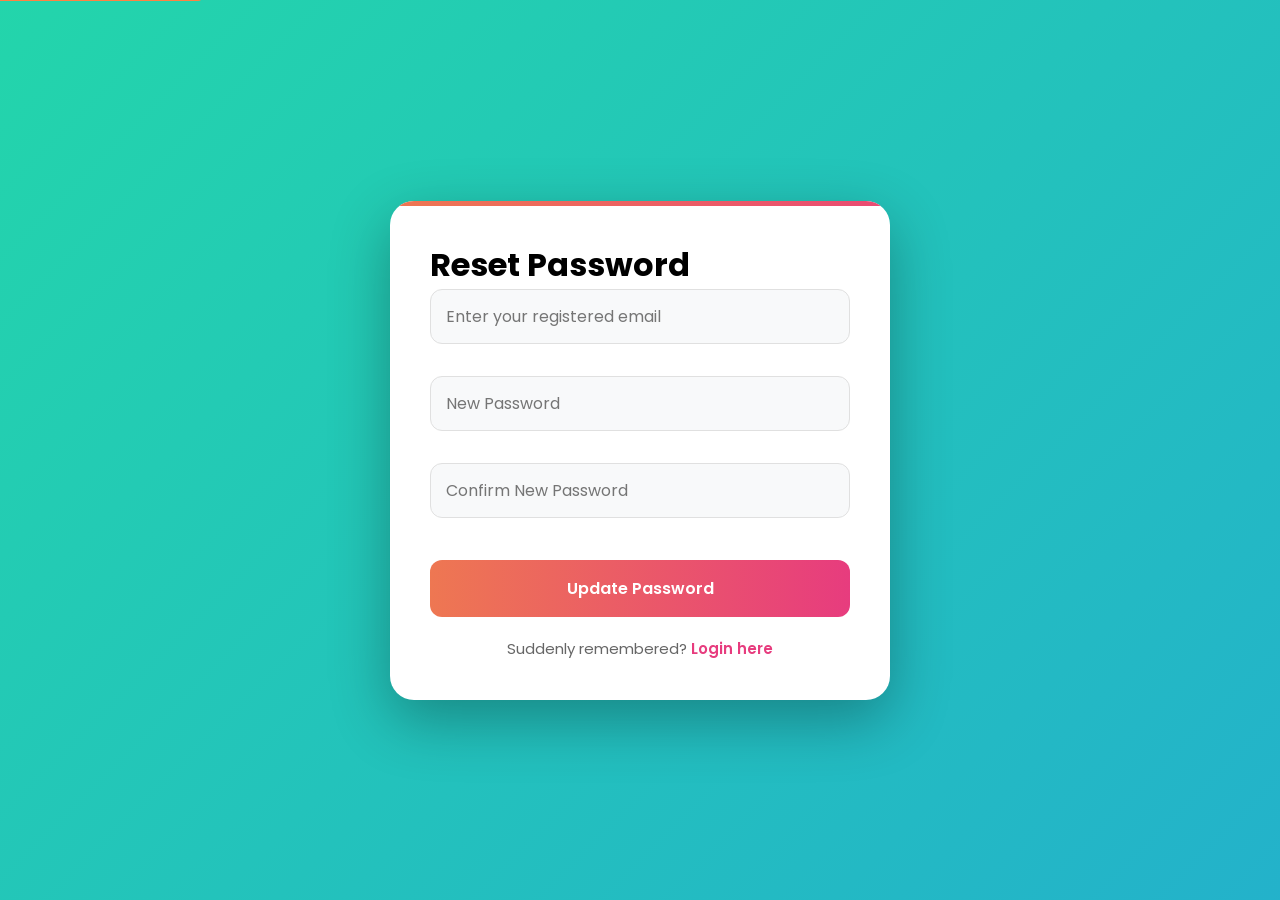
<file: forgot-password.html>
<!DOCTYPE html>
<html lang="en">
<head>
    <meta charset="UTF-8">
    <meta name="viewport" content="width=device-width, initial-scale=1.0">
    <title>Reset Password - Food Website</title>
    <link rel="stylesheet" href="https://cdnjs.cloudflare.com/ajax/libs/font-awesome/6.0.0/css/all.min.css">
    <link rel="stylesheet" href="assets/css/auth.css">
    <link rel="stylesheet" href="assets/css/validation.css">
    <link rel="stylesheet" href="assets/css/accessibility.css">
</head>
<body>
    <a href="#main-content" class="skip-navigation">Skip to main content</a>
    
    <div class="gradient-bg" aria-hidden="true"></div>
    <main id="main-content" class="registration" role="main">
        <h1>Reset Password</h1>
        <div class="form">
            <form id="resetForm" aria-label="Reset password form">
                <div class="form-group">
                    <label for="resetEmail" class="sr-only">Email address</label>
                    <input type="email" id="resetEmail" name="resetEmail" placeholder="Enter your registered email" aria-required="true" aria-label="Enter your registered email address" autocomplete="email" required>
                </div>
                <div class="form-group">
                    <label for="newPassword" class="sr-only">New password</label>
                    <input type="password" id="newPassword" name="newPassword" placeholder="New Password" aria-required="true" aria-label="New password" aria-describedby="new-password-description" autocomplete="new-password" required>
                    <span id="new-password-description" class="sr-only">Password must be at least 6 characters long</span>
                </div>
                <div class="form-group">
                    <label for="confirmNewPassword" class="sr-only">Confirm new password</label>
                    <input type="password" id="confirmNewPassword" name="confirmNewPassword" placeholder="Confirm New Password" aria-required="true" aria-label="Confirm new password" aria-describedby="confirm-new-password-description" autocomplete="new-password" required>
                    <span id="confirm-new-password-description" class="sr-only">Re-enter your new password to confirm</span>
                </div>
                <input type="submit" class="button" value="Update Password" aria-label="Submit password reset form">
            </form>
            <span class="signup">Suddenly remembered? <a href="login.html" aria-label="Go back to login page">Login here</a></span>
        </div>
    </main>

    <script src="assets/js/auth-utils.js"></script>
    <script src="assets/js/validation.js"></script>
    <script src="assets/js/accessibility.js"></script>
    <script src="assets/js/forgot-password.js"></script>
</body>
</html>
</file>
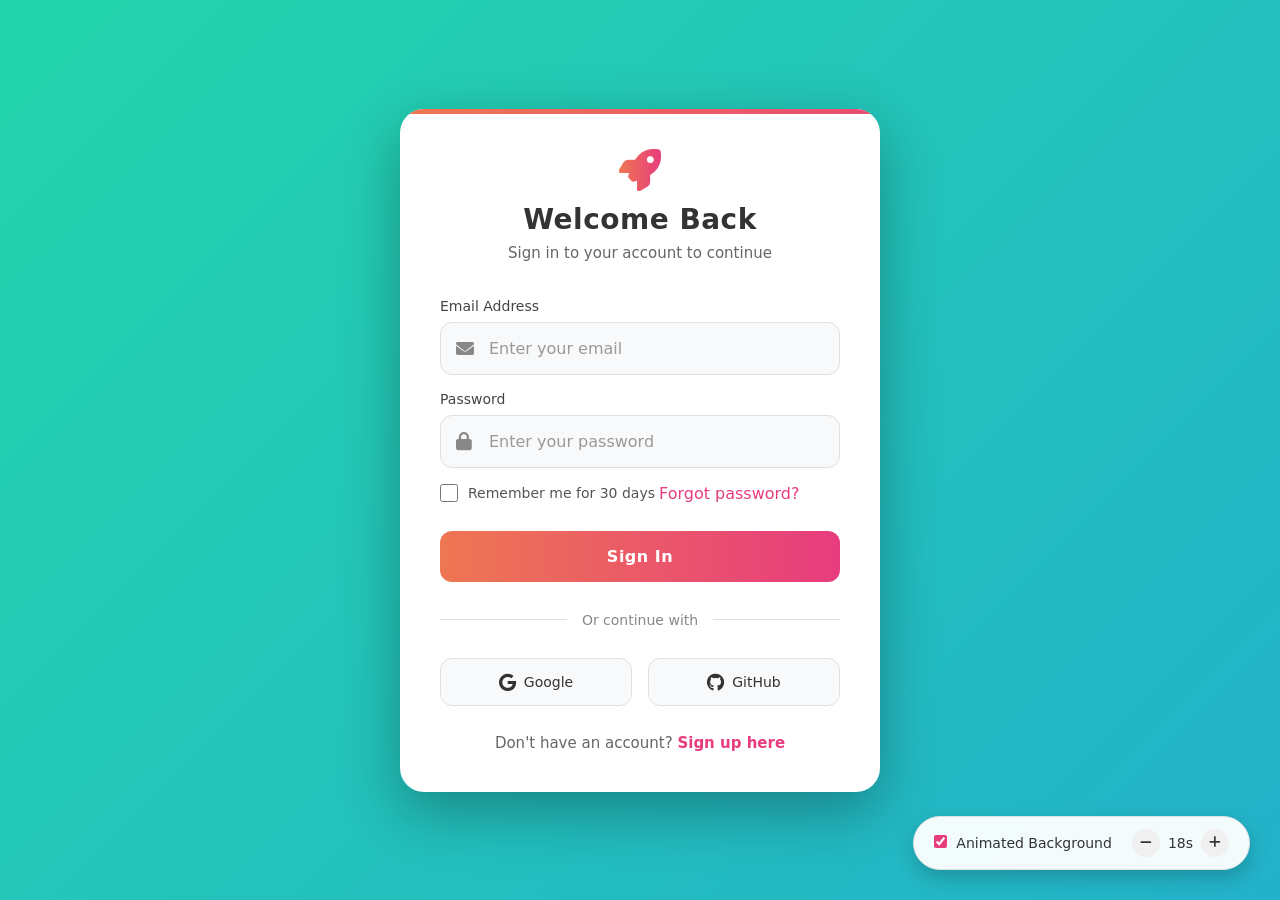
<file: login.html>
<!DOCTYPE html>
<html lang="en">
<head>
    <meta charset="UTF-8">
    <meta name="viewport" content="width=device-width, initial-scale=1.0">
    <title>Login - Food Website</title>
    <link rel="stylesheet" href="https://cdnjs.cloudflare.com/ajax/libs/font-awesome/6.0.0/css/all.min.css">
    <link rel="stylesheet" href="assets/css/auth.css">
    <link rel="stylesheet" href="assets/css/login.css">
    <link rel="stylesheet" href="assets/css/validation.css">
    <link rel="stylesheet" href="assets/css/accessibility.css">
</head>
<body>
    <a href="#main-content" class="skip-navigation">Skip to main content</a>
    
    <div class="gradient-bg" aria-hidden="true"></div>
    
    <main id="main-content" class="form-container" role="main">
        <div class="logo">
            <i class="fas fa-rocket" aria-hidden="true"></i>
            <h1>Welcome Back</h1>
            <p>Sign in to your account to continue</p>
        </div>
        
        <form id="loginForm" aria-label="Sign in form">
            <div class="form-group">
                <label for="email">Email Address</label>
                <div class="input-with-icon">
                    <i class="fas fa-envelope" aria-hidden="true"></i>
                    <input type="email" id="email" name="email" class="form-control" placeholder="Enter your email" aria-required="true" autocomplete="email" required>
                </div>
            </div>
            
            <div class="form-group">
                <label for="password">Password</label>
                <div class="input-with-icon">
                    <i class="fas fa-lock" aria-hidden="true"></i>
                    <input type="password" id="password" name="password" class="form-control" placeholder="Enter your password" aria-required="true" autocomplete="current-password" required>
                </div>
            </div>
            
            <div class="checkbox-group">
                <input type="checkbox" id="remember" name="remember" aria-label="Remember me for 30 days">
                <label for="remember">Remember me for 30 days</label>
                <a href="forgot-password.html" aria-label="Forgot password? Reset your password">Forgot password?</a>
            </div>
            
            <button type="submit" class="submit-btn" aria-label="Sign in to your account">Sign In</button>
            
            <div class="divider" role="separator" aria-label="Or continue with social login">
                <span>Or continue with</span>
            </div>
            
            <div class="social-login" role="group" aria-label="Social login options">
                <button type="button" class="social-btn google-btn" aria-label="Sign in with Google">
                    <i class="fab fa-google" aria-hidden="true"></i>
                    Google
                </button>
                <button type="button" class="social-btn github-btn" aria-label="Sign in with GitHub">
                    <i class="fa-brands fa-github" aria-hidden="true"></i>
                    GitHub
                </button>
            </div>
            
            <div class="signup-link">
                Don't have an account? <a href="signup.html" aria-label="Create a new account">Sign up here</a>
            </div>
        </form>
    </main>
    
    <div class="animation-control" role="group" aria-label="Animation controls">
        <div>
            <input type="checkbox" id="animationToggle" checked aria-label="Toggle animated background">
            <label for="animationToggle">Animated Background</label>
        </div>
        <div class="speed-control">
            <button id="speedDown" aria-label="Decrease animation speed" title="Slower">
                <i class="fas fa-minus" aria-hidden="true"></i>
                <span class="sr-only">Decrease speed</span>
            </button>
            <span id="speedDisplay" aria-live="polite">18s</span>
            <button id="speedUp" aria-label="Increase animation speed" title="Faster">
                <i class="fas fa-plus" aria-hidden="true"></i>
                <span class="sr-only">Increase speed</span>
            </button>
        </div>
    </div>
    <script src="assets/js/auth-utils.js"></script>
    <script src="assets/js/validation.js"></script>
    <script src="assets/js/accessibility.js"></script>
    <script src="assets/js/login.js"></script>
    
</body>
</html>
</file>
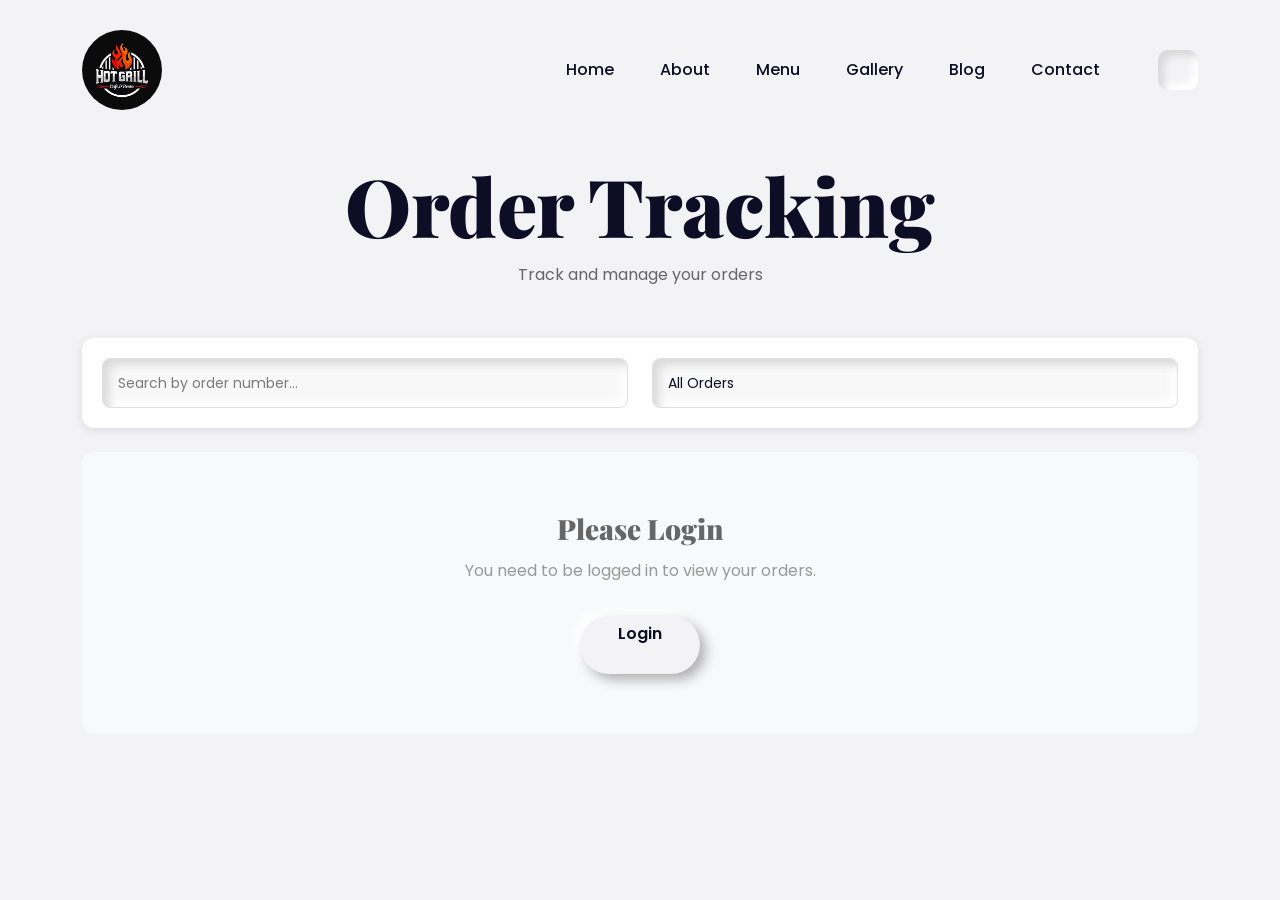
<file: orders.html>
<!DOCTYPE html>
<html lang="en">

<head>
    <meta charset="UTF-8">
    <meta http-equiv="X-UA-Compatible" content="IE=edge">
    <meta name="viewport" content="width=device-width, initial-scale=1.0">
    <title>Order Tracking - Food Website</title>
    <!-- for icons  -->
    <link rel="stylesheet" href="https://unicons.iconscout.com/release/v4.0.0/css/line.css">
    <!-- bootstrap  -->
    <link rel="stylesheet" href="assets/css/bootstrap.min.css">
    <!-- custom css  -->
    <link rel="stylesheet" href="style.css">
    <link rel="stylesheet" href="assets/css/accessibility.css">
    <link rel="stylesheet" href="assets/css/orders.css">
</head>

<body class="body-fixed">
    <a href="#main-content" class="skip-navigation">Skip to main content</a>
    
    <!-- start of header  -->
    <header class="site-header" role="banner">
        <div class="container">
            <div class="row">
                <div class="col-lg-2">
                    <div class="header-logo">
                        <a href="index.html" aria-label="Food Website Home">
                            <img src="logo1.avif" width="160" height="60" alt="Food Website Logo">
                        </a>
                    </div>
                </div>
                <div class="col-lg-10">
                    <div class="main-navigation">
                        <button class="menu-toggle" aria-label="Toggle navigation menu" aria-expanded="false" aria-controls="main-menu">
                            <span aria-hidden="true"></span><span aria-hidden="true"></span>
                            <span class="sr-only">Menu</span>
                        </button>
                        <nav class="header-menu" id="main-menu" role="navigation" aria-label="Main navigation">
                            <ul class="menu food-nav-menu">
                                <li><a href="index.html#home" aria-label="Go to home section">Home</a></li>
                                <li><a href="index.html#about" aria-label="Go to about section">About</a></li>
                                <li><a href="index.html#menu" aria-label="Go to menu section">Menu</a></li>
                                <li><a href="index.html#gallery" aria-label="Go to gallery section">Gallery</a></li>
                                <li><a href="index.html#blog" aria-label="Go to blog section">Blog</a></li>
                                <li><a href="index.html#contact" aria-label="Go to contact section">Contact</a></li>
                            </ul>
                        </nav>
                        <div class="header-right">
                            <a href="index.html" class="header-btn" role="button" aria-label="Back to home">
                                <i class="uil uil-home" aria-hidden="true"></i>
                                <span class="sr-only">Home</span>
                            </a>
                        </div>
                    </div>
                </div>
            </div>
        </div>
    </header>
    <!-- header ends  -->

    <main id="main-content" style="margin-top: 120px; padding: 40px 0;">
        <div class="container">
            <div class="row">
                <div class="col-lg-12">
                    <div class="orders-header text-center mb-5">
                        <h1 class="h1-title" style="color: #0d0d25; margin-bottom: 10px;">Order Tracking</h1>
                        <p style="color: #666; font-size: 16px;">Track and manage your orders</p>
                    </div>

                    <!-- Order Search/Filter -->
                    <div class="order-filters mb-4">
                        <div class="row">
                            <div class="col-md-6">
                                <label for="orderSearch" class="sr-only">Search orders</label>
                                <input type="text" id="orderSearch" class="form-input" placeholder="Search by order number..." aria-label="Search orders">
                            </div>
                            <div class="col-md-6">
                                <label for="statusFilter" class="sr-only">Filter by status</label>
                                <select id="statusFilter" class="form-input" aria-label="Filter orders by status">
                                    <option value="all">All Orders</option>
                                    <option value="confirmed">Confirmed</option>
                                    <option value="preparing">Preparing</option>
                                    <option value="out_for_delivery">Out for Delivery</option>
                                    <option value="delivered">Delivered</option>
                                    <option value="cancelled">Cancelled</option>
                                </select>
                            </div>
                        </div>
                    </div>

                    <!-- Orders List -->
                    <div id="ordersContainer" role="region" aria-label="Orders list">
                        <div class="loading-message" id="loadingMessage" style="text-align: center; padding: 40px; color: #666;">
                            <p>Loading your orders...</p>
                        </div>
                        <div id="noOrdersMessage" style="display: none; text-align: center; padding: 60px; background: #f8f9fa; border-radius: 12px;">
                            <i class="uil uil-shopping-bag" style="font-size: 60px; color: #ccc; margin-bottom: 20px;" aria-hidden="true"></i>
                            <h3 style="color: #666; margin-bottom: 10px;">No orders yet</h3>
                            <p style="color: #999; margin-bottom: 30px;">Start ordering delicious food to see your order history here!</p>
                            <a href="index.html#menu" class="sec-btn" style="display: inline-block;">Browse Menu</a>
                        </div>
                        <div id="ordersList" class="orders-list">
                            <!-- Orders will be populated here -->
                        </div>
                    </div>
                </div>
            </div>
        </div>
    </main>

    <!-- Order Details Modal -->
    <div id="orderDetailsModal" class="modal-overlay" role="dialog" aria-modal="true" aria-labelledby="orderDetailsTitle" aria-hidden="true" style="display: none;">
        <div class="profile-card order-details-modal" style="max-width: 700px; width: 90%; max-height: 90vh; overflow-y: auto;">
            <div class="profile-header" style="padding: 20px; border-bottom: 1px solid #eee; display: flex; justify-content: space-between; align-items: center;">
                <h3 id="orderDetailsTitle" style="margin:0; color:#ff8243;">Order Details</h3>
                <button id="closeOrderDetails" aria-label="Close order details" style="background:none; border:none; font-size:30px; cursor:pointer; color:#ff8243;">
                    <span aria-hidden="true">&times;</span>
                    <span class="sr-only">Close</span>
                </button>
            </div>
            <div id="orderDetailsContent" style="padding: 20px;">
                <!-- Order details will be populated here -->
            </div>
        </div>
    </div>

    <!-- Scripts -->
    <script src="assets/js/jquery-3.5.1.min.js"></script>
    <script src="assets/js/bootstrap.min.js"></script>
    <script src="assets/js/accessibility.js"></script>
    <script src="assets/js/orders.js"></script>
    <script src="main.js"></script>
</body>

</html>
</file>
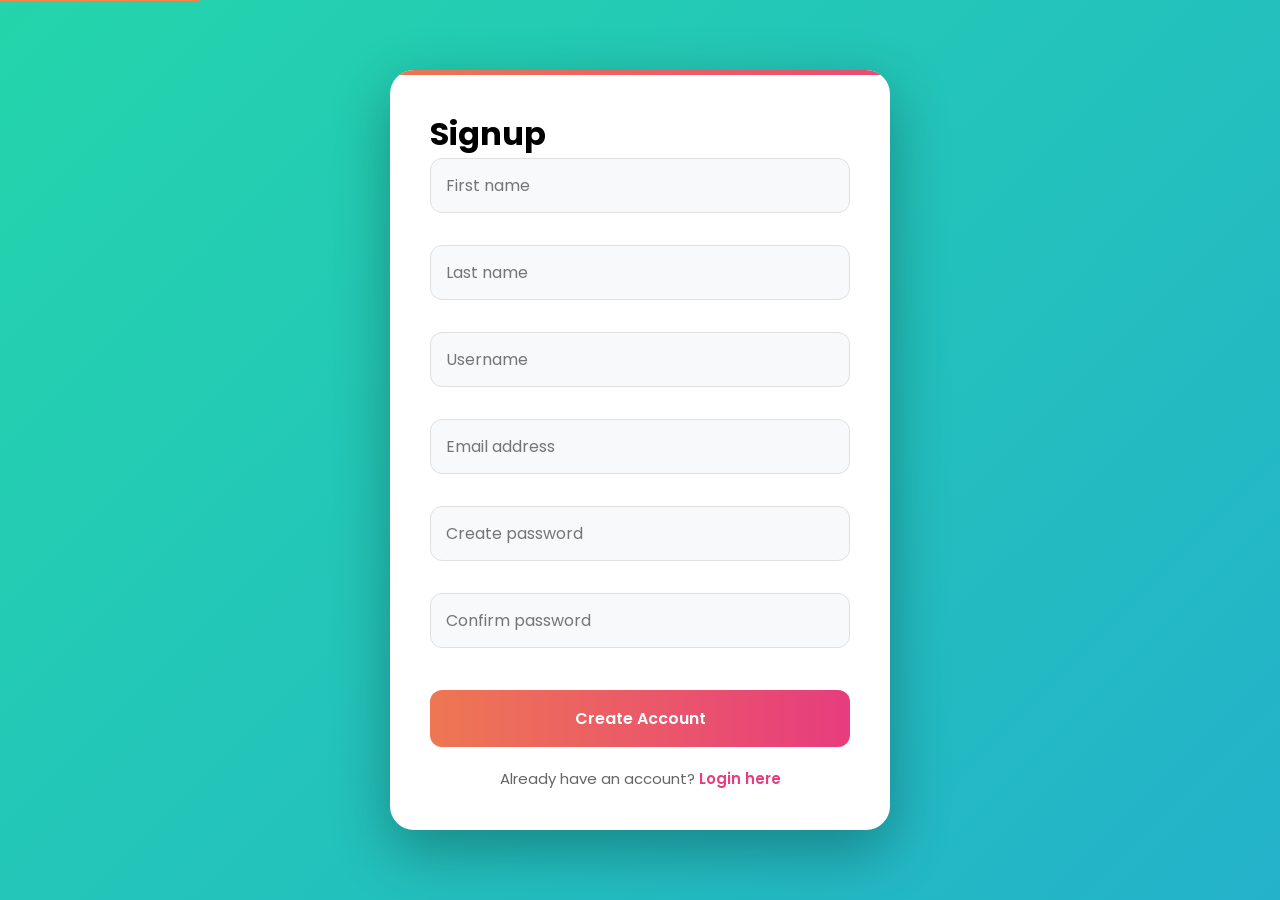
<file: signup.html>
<!DOCTYPE html>
<html lang="en">

<head>
    <meta charset="UTF-8">
    <meta name="viewport" content="width=device-width, initial-scale=1.0">
    <title>Signup - Food Website</title>
    <link rel="stylesheet" href="https://cdnjs.cloudflare.com/ajax/libs/font-awesome/6.0.0/css/all.min.css">
    <link rel="stylesheet" href="assets/css/auth.css">
    <link rel="stylesheet" href="assets/css/validation.css">
    <link rel="stylesheet" href="assets/css/accessibility.css">
</head>

<body>
    <a href="#main-content" class="skip-navigation">Skip to main content</a>
    
    <div class="gradient-bg" aria-hidden="true"></div>

    <main id="main-content" class="registration" role="main">
        <h1>Signup</h1>
        <div class="form">
            <form id="signupForm" aria-label="Create new account">
                <div class="form-group">
                    <label for="fname" class="sr-only">First name</label>
                    <input type="text" id="fname" name="fname" placeholder="First name" aria-required="true" aria-label="First name" required>
                </div>
                <div class="form-group">
                    <label for="lname" class="sr-only">Last name</label>
                    <input type="text" id="lname" name="lname" placeholder="Last name" aria-required="true" aria-label="Last name" required>
                </div>
                <div class="form-group">
                    <label for="username" class="sr-only">Username</label>
                    <input type="text" id="username" name="username" placeholder="Username" aria-required="true" aria-label="Username" aria-describedby="username-description" required>
                    <span id="username-description" class="sr-only">Username must be 3-20 characters and can contain letters, numbers, underscores, and hyphens</span>
                </div>
                <div class="form-group">
                    <label for="email" class="sr-only">Email address</label>
                    <input type="email" id="email" name="email" placeholder="Email address" aria-required="true" aria-label="Email address" autocomplete="email" required>
                </div>
                <div class="form-group">
                    <label for="password" class="sr-only">Create password</label>
                    <input type="password" id="password" name="password" placeholder="Create password" aria-required="true" aria-label="Create password" aria-describedby="password-description" autocomplete="new-password" required>
                    <span id="password-description" class="sr-only">Password must be at least 6 characters long</span>
                </div>
                <div class="form-group">
                    <label for="confirmPassword" class="sr-only">Confirm password</label>
                    <input type="password" id="confirmPassword" name="confirmPassword" placeholder="Confirm password" aria-required="true" aria-label="Confirm password" aria-describedby="confirm-password-description" autocomplete="new-password" required>
                    <span id="confirm-password-description" class="sr-only">Re-enter your password to confirm</span>
                </div>
                
                <input type="submit" class="button" value="Create Account" aria-label="Submit signup form">
            </form>
            <span class="signup">Already have an account?
                <a href="login.html">Login here</a>
            </span>
        </div>
    </div>

    <script src="assets/js/auth-utils.js"></script>
    <script src="assets/js/validation.js"></script>
    <script src="assets/js/accessibility.js"></script>
    <script src="assets/js/signup.js"></script>
</body>
</html>
</file>
<file: style.css>
@import url('https://fonts.googleapis.com/css2?family=Playfair+Display:ital,wght@0,400;0,500;0,600;0,700;0,800;0,900;1,400;1,500;1,600;1,700;1,800;1,900&family=Poppins:ital,wght@0,100;0,200;0,300;0,400;0,500;0,600;0,700;0,800;1,100;1,200;1,300;1,400;1,500;1,600;1,700&display=swap');
/* font-family: 'Playfair Display', serif;
font-family: 'Poppins', sans-serif; */

body {
    font-family: 'Poppins', sans-serif;
    text-rendering: optimizeLegibility !important;
    background: #f3f3f5;
}

.body-fixed {
    position: fixed;
    width: 100%;
    height: 100vh;
    top: auto;
    left: auto;
}

body, html {
    overflow-x: hidden;
}

img {
    max-width: 100%;
}

.site-header {
    position: fixed;
    padding: 30px 0;
    display: flex;
    align-items: center;
    top: 0;
    left: 0;
    width: 100%;
    z-index: 99;
    transition: 0.5s;
    border-bottom: 1px solid transparent;
}

.site-header.sticky_head {
    background: rgb(255 255 255 / 80%);
    padding: 20px 0;
    border-color: #f2f2f2;
    backdrop-filter: blur(20px);
}

.main-navigation {
    display: flex;
    width: 100%;
    height: 100%;
    justify-content: flex-end;
    align-items: center;
}

.main-navigation .menu li {
    display: inline-block;
    position: relative;
    margin: 0 6px;
}

.main-navigation .menu li:first-child {
    margin-left: 0;
}

.main-navigation .menu li:last-child {
    margin-right: 0;
}

.main-navigation .menu li:hover>ul, .main-navigation .menu li.focus>ul {
    opacity: 1;
    margin-top: 6px;
    visibility: visible;
}

a {
    background-color: transparent;
    text-decoration: none !important;
    outline: none !important;
}

ul {
    list-style: none;
    margin: 0;
    padding: 0;
}

.main-navigation .menu ul a {
    width: 200px;
}

.main-navigation .menu li:hover>ul, .main-navigation .menu li.focus>ul {
    left: auto;
}

.main-navigation .menu li a {
    display: flex;
    transition: 0.3s;
    position: relative;
    justify-content: center;
    align-items: center;
    color: #0d0d25;
    text-transform: capitalize;
    font-weight: 500;
    padding: 5px 18px;
    border-radius: 30px;
}

.main-navigation .menu li a:hover, .main-navigation .menu li .active-menu, .main-navigation .menu .sub-menu li .active-sub-menu {
    color: #ff8243;
    background: #f3f3f5;
    box-shadow: inset 8px 8px 12px #e2e2e2, inset -8px -8px 12px #ffffff;
}

.header-right {
    margin-left: 40px;
    display: flex;
    flex-wrap: wrap;
    align-items: center;
}

.header-btn {
    width: 40px;
    height: 40px;
    display: inline-flex;
    justify-content: center;
    border-radius: 10px;
    position: relative;
    margin-left: 20px;
    transition: 0.3s;
    box-shadow: inset 6px 6px 7px #dadada, inset -6px -6px 7px #ffffff;
    align-items: center;
}

.cart-number {
    position: absolute;
    top: -10px;
    right: -10px;
    width: 22px;
    height: 22px;
    display: flex;
    justify-content: center;
    align-items: center;
    border-radius: 50%;
    background: #ffffff;
    font-size: 12px;
    border: 1px solid #bfbfbf;
    color: #ff8243;
}

.header-btn:hover {
    background: linear-gradient(145deg, #dcdcdc, #ffffff);
    box-shadow: 20px 20px 60px #cfcfd0, -20px -20px 60px #ffffff;
}

.header-search-form {
    position: relative;
}

.for-des {
    display: block !important;
}

.header-search-form button {
    background: transparent;
    border: none;
    padding: 0;
    position: absolute;
    right: 0;
    top: 50%;
    transform: translate(0, -50%);
    width: 48px;
    height: 100%;
    opacity: 0.5;
}

.header-search-form .form-input {
    font-size: 14px;
    padding-right: 40px;
    width: 200px;
    height: 40px;
}

.form-input::placeholder {
    color: rgba(70 69 71 / 0.7);
}

.form-input {
    width: 100%;
    height: 50px;
    outline: none !important;
    padding: 10px 15px;
    color: #0d0d25;
    -webkit-appearance: none;
    border-radius: 10px;
    border: none;
    background: #f8f8f8;
    box-shadow: inset 6px 6px 8px #dadada, inset -6px -6px 8px #ffffff;
}

* {
    -webkit-tap-highlight-color: transparent;
}

.uil {
    color: #ff8243;
}

@media screen and (min-width: 992px) {
    .menu-toggle {
        display: none;
    }
}

@media (min-width: 1500px) {
    .container {
        max-width: 1368px;
    }
}

@media (min-width: 2100px) {
    .container {
        max-width: 1400px;
    }
    p, body, button, input {
        font-size: 18px;
        line-height: 32px;
    }
}

@media (max-width: 1399px) {
    .header-right {
        margin-left: 20px;
    }
    .main-navigation .menu li {
        margin: 0 3px;
    }
}

@media (max-width: 1199px) {
    .header-btn {
        margin-left: 10px;
    }
    .header-right {
        margin-left: 10px;
    }
    .main-navigation .menu li {
        margin: 0;
    }
    .main-navigation .menu li a {
        padding: 4px 15px;
        font-size: 15px;
    }
    .header-search-form .form-input {
        width: 170px;
    }
}

@media (max-width: 991px) {
    .section {
        padding-top: 85px;
        padding-bottom: 85px;
    }
    .for-des {
        display: none !important;
    }
    .for-mob {
        display: block !important;
    }
    .site-header .container {
        max-width: 100%;
        padding: 0;
        height: 100%;
    }
    .site-header .container .row {
        margin: 0;
        height: 100%;
    }
    .site-header .container .row .col-lg-2 {
        width: auto;
        padding: 0;
        height: 100%;
        position: absolute;
        top: 0;
        left: 30px;
        z-index: 2;
        display: flex;
        align-items: center;
    }
    .menu-toggle {
        position: absolute;
        top: 50%;
        right: 30px;
        border: none;
        outline: none !important;
        background: transparent;
        width: 40px;
        height: 40px;
        transform: translate(0, -50%);
        z-index: 100;
        box-shadow: inset 6px 6px 7px #dadada, -6px -6px 10px #ffffff;
        border-radius: 10px;
        padding: 0 8px;
    }
    .menu-toggle span {
        display: block;
        width: 100%;
        height: 4px;
        background: #ff8243;
        margin-bottom: 5px;
        transition: 0.3s;
        border-radius: 5px;
        position: relative;
    }
    .menu-toggle span:last-child {
        margin: 0;
    }
    .toggled .menu-toggle span:nth-child(1) {
        transform: rotate(45deg);
        top: 5px;
    }
    .toggled .menu-toggle span:nth-child(2) {
        transform: rotate(-45deg);
        top: -4px;
    }
    .toggled .menu-toggle span:nth-child(3) {
        opacity: 0;
        height: 0;
    }
    .toggled .header-menu {
        transform: translateY(0);
    }
    .header-menu {
        height: 100vh;
        position: absolute;
        top: 0;
        left: 0;
        width: 100%;
        padding-top: max(9vh, 30px);
        padding-left: max(6vh, 30px);
        z-index: 99;
        transition: 1s cubic-bezier(0.165, 0.84, 0.44, 1);
        overflow-y: auto;
        transform: translateY(-100%);
        background-image: url(assets/images/blog-pattern-bg.png);
        background-position: center;
        background-color: #f3f3f5;
    }
    .main-navigation .menu li {
        display: block;
        float: none;
        margin: 0;
        margin-bottom: max(20px, 4vh);
    }
    .main-navigation .menu li a {
        display: inline-block;
        font-size: max(16px, 2vh);
    }
    .main-navigation .menu .sub-menu {
        max-width: 220px;
        opacity: 1;
        visibility: visible;
        display: none;
    }
    .main-navigation .menu .sub-menu li {
        margin-bottom: 5px;
    }
    .main-navigation .menu li:last-child {
        margin: 0;
    }
    .main-navigation .menu .sub-menu li a {
        color: #ff8243;
    }
    .header-btn.header-cart {
        display: none;
    }
    .header-btn {
        margin: 0;
        margin-right: 70px;
    }
    .site-header {
        padding: 20px 0;
        box-shadow: 0px 10px 55px #d4d4d4;
    }
    .site-header.sticky_head, .site-header {
        background: rgb(255 255 255 / 90%);
    }
    body {
        height: auto !important;
    }
}

@media (max-width: 575px) {
    .container, .container-fluid {
        padding: 0 30px;
    }
}

@media (max-width: 400px) {
    .container, .container-fluid {
        padding: 0 15px;
    }
    .header-btn {
        margin-right: 56px;
    }
    .menu-toggle {
        right: 15px;
    }
    .site-header .container .row .col-lg-2 {
        left: 15px;
    }
}

/* ************************** */

@media screen and (min-width: 992px) {
    #viewport {
        overflow: hidden;
        position: fixed;
        height: 100%;
        width: 100%;
        top: 0;
        left: 0;
        bottom: 0;
        right: 0;
    }
    #js-scroll-content {
        position: absolute;
        overflow: hidden;
        width: 100%;
        top: 0;
        left: 0;
    }
}

@media (max-width: 991px) {
    #js-scroll-content {
        transform: unset !important;
    }
}

.main-banner {
    padding: 200px 0 300px;
    min-height: 100vh;
    position: relative;
}

.js-parallax-scene {
    position: absolute;
    top: 0;
    left: 0;
    width: 100%;
    height: 100%;
}

.banner-img-wp {
    width: 100%;
    height: 100%;
    padding-left: 30px;
}

.banner-img {
    width: 100%;
    height: 100%;
    background-size: cover;
    background-position: center;
    animation: biani 4.5s linear infinite alternate;
    box-shadow: 0 0px 20px rgba(36, 39, 37, 0.3);
}

@keyframes biani {
    0% {
        border-radius: 48% 52% 57% 43% / 34% 44% 56% 66%;
    }
    25% {
        border-radius: 62% 38% 64% 36% / 34% 55% 45% 66%;
    }
    50% {
        border-radius: 43% 57% 51% 49% / 33% 42% 58% 67%;
    }
    100% {
        border-radius: 40% 60% 43% 57% / 52% 32% 68% 48%;
    }
}

.banner-img-text .h5-title {
    text-transform: capitalize;
    letter-spacing: 0.5px;
}

.banner-img-text {
    max-width: 400px;
}

.banner-shape-1 img {
    position: absolute;
    left: 85%;
    top: 60px;
    max-width: 150px;
    pointer-events: none;
    filter: blur(3px);
}

.banner-shape-2 {
    top: auto !important;
    bottom: 0;
}

.banner-shape-2 img {
    position: absolute;
    bottom: 0;
    right: 82% !important;
    max-width: 410px;
    pointer-events: none;
    filter: blur(3px);
}

.sec-wp {
    position: relative;
    z-index: 4;
}

.h1-title {
    font-size: 90px;
    line-height: 108px;
    text-transform: capitalize;
    margin-bottom: 25px;
    font-weight: 900;
}

.h1-title span {
    color: #ff8243;
    background-image: linear-gradient(0deg, rgb(13 13 37 /8%), rgb(13 13 37 /8%));
    background-size: 100% 15px;
    background-position: 0 90%;
    background-repeat: no-repeat;
    display: inline;
    transition: 0.8s cubic-bezier(0.22, 0.78, 0.45, 1.02);
}

h1, h2, h3, h4, h5, h6 {
    color: #0d0d25;
    font-family: 'Playfair Display', serif;
    font-weight: 900;
}

p {
    font-size: 16px;
    line-height: 30px;
}

/* PASTE THIS NEW PART */
.sec-btn {
    min-width: 120px;
    min-height: 58px;
    background: #f3f3f5;
    /* Soft Neumorphic Shadow */
    box-shadow: 6px 6px 12px #b2b2b3, -6px -6px 12px #ffffff; 
    display: inline-flex;
    justify-content: center;
    align-items: center;
    border-radius: 30px;
    color: #0d0d25;
    text-transform: capitalize;
    text-align: center;
    border: none;
    cursor: pointer;
    outline: none !important;
    /* Faster transition for better feel */
    transition: all 0.3s ease; 
    position: relative;
    z-index: 5; /* Higher z-index ensures it's clickable */
    padding: 6px 30px;
    font-family: 'Poppins', sans-serif;
    font-weight: 600;
}

.sec-btn:hover {
    color: #ff8243; /* Changes text to orange */
    /* Inset shadow makes the button look "pressed" */
    box-shadow: inset 4px 4px 8px #b2b2b3, inset -4px -4px 8px #ffffff;
    transform: translateY(-2px); /* Moves it up slightly */
}

/* ******************** */

.brands-row {
    display: flex;
    justify-content: space-between;
    margin: 0 -15px;
}

.brands-box {
    padding: 0 15px;
    display: flex;
    align-items: center;
    justify-content: center;
}

.brands-box:hover {
    filter: brightness(0.3);
    opacity: 0.9;
}

.brand-title .h5-title {
    text-transform: uppercase;
    font-weight: 500;
    letter-spacing: 2px;
    opacity: 0.7;
}

/* ******************** */

.section {
    padding-top: 100px;
    padding-bottom: 100px;
    position: relative;
}

.sec-sub-title {
    text-transform: uppercase;
    display: inline-block;
    background: #f3f3f5;
    box-shadow: 9px 9px 12px #e4e4e4, -9px -9px 12px #ffffff;
    padding: 3px 20px;
    border-radius: 60px;
    color: #ff8243;
    font-size: 14px;
}

.h2-title {
    font-size: 46px;
    line-height: 56px;
    margin-bottom: 15px;
    text-transform: capitalize;
    position: relative;
}

.h2-title span, .h3-title span, .h4-title span, .h5-title span, .sub-title span {
    display: block;
}

.about-video-img {
    position: relative;
    overflow: hidden;
    width: 100%;
    height: 55vh;
    min-height: 400px;
    background-size: cover;
    background-position: center;
    border-radius: 40px;
    box-shadow: 0 0 20px rgb(36 39 37 / 30%);
    display: flex;
    align-items: center;
    justify-content: center;
}

.play-btn {
    width: 90px;
    height: 90px;
    background: #f3f3f5;
    box-shadow: 9px 9px 12px #b2b2b3, -9px -9px 12px #ffffff;
    border-radius: 50%;
    display: inline-flex;
    align-items: center;
    justify-content: center;
    transition: 0.5s;
    vertical-align: middle;
    position: relative;
    z-index: 2;
    padding-left: 4px;
    padding-top: 4px;
    font-size: 40px;
}

.play-btn:hover {
    box-shadow: inset 9px 9px 12px #cccccc, inset -9px -9px 12px #ffffff;
}

.play-btn-wp {
    text-align: center;
    margin-top: 40px;
    display: flex;
    justify-content: center;
    align-items: center;
}

.play-btn-wp span {
    margin-left: 20px;
    font-size: 20px;
    font-weight: bold;
    color: #bfbfbf;
}

/* ****** scrollbar design ******** */

::-webkit-scrollbar {
    width: 5px;
}

::-webkit-scrollbar-track {
    background-color: #bfbfbf;
}

::-webkit-scrollbar-thumb {
    background: #ff8243;
    border-radius: 10px;
}

::-webkit-scrollbar-thumb:hover {
    background: #f16620;
}

/* **************** */

.repeat-img {
    background-size: contain;
    background-repeat: repeat;
}

.menu-tab-wp {
    margin-bottom: 80px;
}

.menu-tab ul {
    padding: 10px;
    display: inline-block;
    border-radius: 60px;
    background: linear-gradient(145deg, #ececec, #ffffff);
    box-shadow: 28px 28px 55px #d4d4d4, -28px -28px 55px #ffffff;
    position: relative;
    z-index: 2;
}

.menu-tab ul li, .menu-tab ul .filter-active {
    display: inline-flex;
    text-transform: capitalize;
    font-size: 18px;
    line-height: normal;
    cursor: pointer;
    padding: 10px 26px;
    border-radius: 30px;
    transition: 0.3s;
    justify-content: center;
    align-items: center;
}

.filter-active {
    position: absolute;
    left: 0;
    top: 12px;
    min-height: 50px;
    z-index: -1;
}

.menu-tab ul li img {
    margin-right: 10px;
    position: relative;
    top: 1px;
}

.menu-tab ul .filter-active {
    color: #ffffff;
    background: linear-gradient(145deg, #e3a92b, #ffc933);
}

.menu-list-row .bydefault_show .dish-box-wp {
    display: inline-block !important;
}

.dish-box-wp {
    display: none;
}

.dish-box {
    border-radius: 30px;
    background: linear-gradient(145deg, #ececec, #ffffff);
    box-shadow: 28px 28px 45px #d4d4d4, -28px -28px 45px #ffffff;
    display: flow-root;
    padding: 0 30px 40px;
    padding-top: 0;
    margin: 130px 0 30px;
    transition: 0.8s cubic-bezier(0.22, 0.78, 0.45, 1.02);
}

.dish-box:hover {
    transform: scale(1.03);
}

.dist-img {
    margin-top: -130px;
    margin-bottom: 30px;
}

.dist-img img {
    box-shadow: 28px 28px 45px #d4d4d4, -28px -28px 45px #ffffff;
    border-radius: 50%;
    overflow: hidden;

    width: 300px;
    height: 300px;
    object-fit: cover;
}

.dish-rating {
    font-size: 20px;
    margin-bottom: 15px;
}

.dish-title {
    padding: 0 30px;
}

.dish-title .h3-title {
    text-transform: capitalize;
    margin-bottom: 5px;
    font-family: 'Playfair Display', serif;
    font-weight: bold;
    color: #0d0d25;
    transition: 0.3s;
    min-height: 76px;
    display: -webkit-box;
    -webkit-line-clamp: 2;
    -webkit-box-orient: vertical;
    overflow: hidden;
    font-weight: 900;
}

.dish-title p {
    color: #bfbfbf;
}

.dish-info ul, .dist-bottom-row ul {
    display: flex;
    justify-content: space-between;
    text-align: left;
}

.dish-info ul li {
    display: inline-block;
    flex: 1;
}

.dish-info ul li:last-child {
    text-align: right;
    border-left: 2px solid rgb(204 204 204 / 30%);
}

.dist-bottom-row ul li:last-child {
    text-align: right;
}

.dish-info ul li p {
    font-size: 18px;
    text-transform: capitalize;
    margin-bottom: 2px;
    font-weight: 300;
}

.dish-info ul li b {
    font-weight: 600;
}

.dish-info, .dist-bottom-row {
    padding: 0 30px;
}

.dish-info {
    border-bottom: 2px solid rgb(204 204 204 / 30%);
    margin: 30px 0 30px;
    padding-bottom: 30px;
}

.dist-bottom-row ul li {
    display: flex;
    align-items: center;
}

.dist-bottom-row ul li b {
    font-size: 30px;
}

.dish-add-btn {
    width: 40px;
    height: 40px;
    border: none;
    border-radius: 10px;
    color: #ffffff;
    transition: 0.3s;
    background: linear-gradient(145deg, #ffc954, #ffbc00);
    box-shadow: inset 4px 4px 8px #d6a029, inset -4px -4px 8px #ffd837;
}

.dish-add-btn i {
    color: #ffffff;
    font-size: 22px;
}

.dish-add-btn:hover {
    background: linear-gradient(145deg, #e3a92b, #ffc933);
}

/* ************ */

.xxl-title {
    text-transform: capitalize;
    font-size: 52px;
    line-height: 72px;
    margin-bottom: 30px;
}

/* ****************** */

.book-table {
    overflow: hidden;
}

.book-table-shape img {
    position: absolute;
    top: -10px;
    right: 73%;
    width: 540px;
}

.book-table-shape.book-table-shape2 img {
    left: 74%;
    transform: scale(-1, 1);
}

.book-table-info {
    margin: 30px 0 20px;
}

.table-title {
    text-transform: capitalize;
    margin-bottom: 20px;
    letter-spacing: 1px;
}

.table-title p {
    font-size: 20px;
    line-height: 30px;
    margin: 0;
}

.call-now {
    border-left: 3px dotted rgb(13 13 37 /50%);
    border-right: 3px dotted rgb(13 13 37 /50%);
    padding: 15px 0;
}

.call-now i {
    width: 80px;
    height: 80px;
    display: flex;
    justify-content: center;
    align-items: center;
    border-radius: 50%;
    font-size: 26px;
    margin: 0 auto;
    margin-bottom: 25px;
    background: #f3f3f5;
    box-shadow: 9px 9px 12px #b2b2b3, -9px -9px 12px #ffffff;
    color: #ff8243;
}

.call-now a {
    font-size: 32px;
    font-weight: 500;
    color: #0d0d25;
    transition: 0.8s cubic-bezier(0.22, 0.78, 0.45, 1.02);
}

.call-now a:hover, .contact-info a:hover {
    color: #fcbc30;
}

#gallery {
    padding-top: 120px;
}

.book-table-img {
    height: 70vh;
    min-height: 500px;
    border-radius: 30px;
}

.back-img {
    background-position: center;
    background-size: cover;
}

.swiper-button-next::after, .swiper-button-prev::after {
    display: none;
}

.swiper-button-wp {
    position: relative;
    margin-top: 60px;
    display: flex;
    justify-content: space-between;
    height: 60px;
    align-items: center;
}

.swiper-button-next, .swiper-button-prev {
    position: unset;
    width: 60px;
    height: 60px;
    display: inline-flex;
    font-size: 30px;
    border-radius: 50%;
    overflow: hidden;
    margin: 0;
    color: #0d0d25;
    background: #ffffff;
    box-shadow: -20px 20px 60px #d4d4d4, 20px -20px 60px #ffffff;
    padding-top: 1px;
    padding-right: 2px;
    transition: 0.3s;
}

.swiper-button-next {
    box-shadow: 20px 20px 60px #d4d4d4, -20px -20px 60px #ffffff;
    padding-left: 3px;
}

.swiper-button-prev:hover {
    box-shadow: inset 5px 5px 20px #d4d4d4, inset -5px -5px 20px #ffffff;
    color: #fcbc30;
}

.swiper-button-next:hover {
    box-shadow: inset -5px 5px 20px #d4d4d4, inset 5px -5px 20px #ffffff;
    color: #fcbc30;
}

.swiper-pagination {
    padding: 10px 20px;
    display: inline-block;
    border-radius: 60px;
    background: linear-gradient(145deg, #ececec, #ffffff);
    box-shadow: 25px 28px 55px #d4d4d4, -28px -28px 55px #ffffff;
    max-width: fit-content;
    left: 50% !important;
    transform: translate(-50%, 0);
    bottom: 0 !important;
    color: #000;
}

.swiper-pagination-bullet {
    width: 10px;
    height: 10px;
    margin: 0px 10px !important;
    border-radius: 10px;
    transition: 0.8s cubic-bezier(0.22, 0.78, 0.45, 1.02);
}

.swiper-pagination-bullet-active {
    background: #fcbc30;
    width: 30px;
}

/* *************** */

.team-slider {
    position: relative;
}

.team-box {
    padding: 20px;
    border-radius: 30px;
    background: linear-gradient(145deg, #ececec, #ffffff);
    box-shadow: 28px 28px 45px #e6e6e6, -28px -28px 45px #ffffff;
    transition: 0.8s cubic-bezier(0.22, 0.78, 0.45, 1.02);
}

.team-box:hover {
    transform: scale(1.03);
}

.team-img {
    width: 100%;
    height: 480px;
    border-radius: 20px;
    margin-bottom: 20px;
    box-shadow: 9px 9px 18px rgb(194 194 194 /0.5), -9px -9px 18px rgb(255 255 255 / 0.5);
}

.team-box .h3-title {
    text-transform: capitalize;
    color: #0d0d25;
    font-weight: 600;
}

.social-icon {
    margin: 15px 0px 10px;
}

.social-icon ul li {
    display: inline-block;
    margin: 0 6px;
}

.social-icon ul li:last-child {
    margin-right: 0;
}

.social-icon ul li:first-child {
    margin-left: 0;
}

.social-icon ul li a {
    width: 50px;
    height: 50px;
    display: inline-flex;
    justify-content: center;
    align-items: center;
    border-radius: 50%;
    background: linear-gradient(145deg, #e6e6e6, #ffffff);
    box-shadow: 4px 4px 8px #d0d0d0, -4px -4px 8px #ffffff;
    color: #0d0d25;
    font-size: 19px;
}

.social-icon ul li a:hover {
    background: #ff8243;
}

.social-icon ul li a:hover i {
    color: #ffffff !important;
}

/* *************** */

.testimonials-img {
    position: relative;
}

.testimonials-img img {
    position: absolute;
    top: 60px;
    right: 30px;
    width: calc(100% + 5vw);
    max-width: initial;
}

.testimonials-box {
    display: flow-root;
    position: relative;
    padding: 30px;
    padding-top: 0;
    border-radius: 30px;
    margin: 50px 0 30px;
    background: linear-gradient(145deg, #ececec, #ffffff);
    box-shadow: 28px 28px 45px #e6e6e6, -28px -28px 45px #ffffff;
    transition: 0.8s cubic-bezier(0.22, 0.78, 0.45, 1.02);
}

.testimonials-box:hover {
    transform: scale(1.05);
    z-index: 2;
}

.testimonial-box-top {
    display: flex;
    justify-content: space-between;
    align-items: center;
    margin-bottom: 25px;
}

.testimonials-box-img {
    min-width: 100px;
    min-height: 100px;
    border-radius: 50%;
    margin-top: -50px;
    box-shadow: 10px 10px 60px #d4d4d4;
}

.testimonials-box-text .h3-title {
    margin-bottom: 10px;
    text-transform: capitalize;
}

.testimonials-box-text p {
    margin: 0;
    display: -webkit-box;
    -webkit-line-clamp: 3;
    -webkit-box-orient: vertical;
    overflow: hidden;
}

.star-rating-wp {
    display: block;
}

.star-rating {
    font-size: 22px;
    position: relative;
    margin-top: 20px;
    display: inline-block;
}

.star-rating::before {
    content: "\f005\f005\f005\f005\f005";
    font-family: "Font Awesome 5 Pro";
    font-weight: 900;
    color: #c8c8c8;
    filter: drop-shadow(0 0.6rem 0.3rem rgba(0, 0, 0, 0.05));
    letter-spacing: 4px;
}

.star-rating__fill {
    position: absolute;
    display: inline-block;
    top: 0;
    left: 0;
    overflow: hidden;
    animation: fill-star 2s ease-in-out;
}

.star-rating__fill::after {
    content: "\f005\f005\f005\f005\f005";
    font-family: "Font Awesome 5 Pro";
    font-weight: 900;
    color: #ff8243;
    letter-spacing: 4px;
}

@keyframes fill-star {
    0% {
        width: 0;
    }
}

/* *********** */

.faq-row {
    column-count: 3;
    margin: 0 -5px;
}

.faq-box {
    border: 1px solid #bfbfbf;
    border-radius: 30px;
    background-image: linear-gradient(145deg, #e4e4e4, #ffffff);
    break-inside: avoid;
    margin: 0 5px 30px;
    box-shadow: 10px 10px 30px rgb(207 207 208 / 20%), -10px -10px 30px rgb(255 255 255 / 90%);
}

.faq-box .h4-title {
    padding: 16px 30px;
    border-bottom: 1px solid #bfbfbf;
    text-transform: capitalize;
    font-weight: 600;
}

.faq-box p {
    padding: 8px 30px 20px;
    margin: 0;
}

/* *************** */

.blog-text .h4-title {
    text-transform: capitalize;
    margin-bottom: 15px;
    display: -webkit-box;
    -webkit-line-clamp: 2;
    -webkit-box-orient: vertical;
    overflow: hidden;
    font-weight: 900;
    font-family: "playfair Display";
    color: #0d0d25;
    transition: 0.3s;
}

.blog-text .h4-title:hover {
    color: #ff8243;
}

.blog-date {
    padding: 5px 15px;
    background: #f8f9fa;
    box-shadow: inset 5px 5px 10px #e2e2e2, inset -5px -5px 10px #e8e8e8;
    display: inline-block;
    border-radius: 8px;
    font-size: 14px;
    margin-bottom: 20px;
}

.blog-img {
    width: 100%;
    height: 250px;
    border-radius: 20px;
    margin-bottom: 20px;
}

.blog-box {
    padding: 30px 25px;
    border-radius: 30px;
    background: linear-gradient(145deg, #ececec, #fdfdfd);
    box-shadow: 30px 30px 50px #dcdcdc, -30px -30px 50px #ffffff;
    transition: 0.8s cubic-bezier(0.22, 0.78, 0.45, 1.02);
    margin-bottom: 30px;
}

.blog-box:hover {
    transform: scale(1.03);
}

/* ************************ */

.newsletter-box {
    padding: 60px;
    border-radius: 30px;
    position: relative;
    overflow: hidden;
}

.newsletter-form {
    margin-top: 20px;
    position: relative;
}

.newsletter-form button {
    position: absolute;
    right: 6px;
    top: 50%;
    transform: translate(0, -50%);
}

.newsletter-form .form-input {
    height: 68px;
    border-radius: 60px;
    padding: 0 150px 0 40px;
    background: linear-gradient(-145deg, #e4e4e4, #f9f9f9);
}

.newsletter-box-text {
    padding: 0 60px;
    color: #ffffff;
}

.newsletter-box-text .h2-title {
    color: #ffffff;
}

.bg-overlay {
    position: absolute;
    top: 0;
    left: 0;
    bottom: 0;
    right: 0;
    background: #f8f9fa;
    opacity: 0.96;
}

.dark-overlay {
    background: #0d0d25;
    opacity: 0.5;
}

.sec-btn.primary-btn {
    background: linear-gradient(145deg, #e26a2c, #ff8243);
    color: #ffff;
    border: none;
    box-shadow: 4px 4px 8px #9e9e9e, -4px -4px 8px #ffffff;
}

.sec-btn.primary-btn:hover {
    background: linear-gradient(145deg, #0c0c21, #0e0e28);
}

/* ***************** footer ****************** */

.top-footer, .bottom-footer {
    border-top: 1px solid rgb(204 204 204 / 40%);
    position: relative;
}

.footer-logo img {
    width: 500px; /* Adjust size as needed */
    height: 400px; /* Must be equal to width */
    border-radius: 200%; /* Creates the circle */
    object-fit: cover; /* Prevents stretching */
    margin-bottom: 100px;
    /* Neumorphic shadow to match your design */
    box-shadow: 6px 6px 12px #dadada, -6px -6px 12px #ffffff; 
    border: 3px solid #f3f3f5;
}

.footer-logo a {
    display: inline-block;
    
}

.footer-info .social-icon {
    margin-top: 5px;
}

.footer-flex-box {
    display: flex;
    margin: 0 -10px;
}

.footer-flex-box>div {
    flex: 1;
    padding: 0 10px;
}

.footer-flex-box .h3-title {
    text-transform: capitalize;
    margin-bottom: 23px;
}

.footer-menu ul li a {
    color: #0d0d25;
    transition: 0.3s;
    text-transform: capitalize;
}

.footer-menu ul li a:hover, .footer-menu ul li .footer-active-menu {
    color: #ff8243;
}

.footer-menu ul li {
    margin-bottom: 8px;
}

.footer-table-info ul li {
    margin-bottom: 10px;
    text-transform: capitalize;
}

.uil-clocl {
    font-size: 17px;
}

.copyright-text {
    padding: 20px 0;
}

.copyright-text p {
    margin: 0;
}

.name {
    color: #ff8243;
    font-weight: bold;
}

.scrolltop {
    position: absolute;
    bottom: 10px;
    right: 30px;
    width: 50px;
    height: 50px;
    display: flex;
    justify-content: center;
    align-items: center;
    border-radius: 50%;
    background: #f3f3f5;
    box-shadow: 9px 9px 12px #b2b2b3, -9px -9px 12px #ffffff;
    color: #ff8243;
    font-size: 26px;
    transition: 0.8s cubic-bezier(0.22, 0.78, 0.45, 1.02);
    border: none;
}

.scrolltop:hover {
    box-shadow: inset 9px 9px 12px #cccccc, inset -9px -9px 12px #ffffff;
    color: #0d0d25;
}

/* **************** responsiveness ***************** */

@media (min-width: 2100px) {
    .container {
        max-width: 1400px;
    }
    p, body, button, input {
        font-size: 18px;
        line-height: 32px;
    }
}

@media (max-width: 1399px) {
    .h1-title {
        font-size: 80px;
        line-height: 90px;
    }
    .h3-title {
        font-size: 26px;
        line-height: 36px;
    }
    .h4-title {
        font-size: 24px;
        line-height: 34px;
    }
    .h2-title {
        font-size: 38px;
        line-height: 48px;
    }
    .team-img {
        height: 400px;
    }
    .blog-box {
        padding: 30px 20px;
    }
    .dist-bottom-row ul li b {
        font-size: 25px;
    }
}

@media (max-width: 1199px) {
    .main-banner {
        padding: 200px 0;
    }
    .banner-img-wp {
        height: 360px;
    }
    .dish-box {
        padding: 0 0 40px;
    }
    /* style.css */
    .dist-img img {
        box-shadow: 28px 28px 45px #d4d4d4, -28px -28px 45px #ffffff;
        border-radius: 50%;
        overflow: hidden;

    /* ADD THESE THREE LINES TO FIX ALIGNMENT */
        width: 250px;         /* Forces all images to be the same width */
        height: 250px;        /* Forces all images to be the same height */
        object-fit: cover;    /* Crops the image to fill the circle without stretching */
    }
    }
    .dist-img {
        margin-top: -110px;
    }
    .dist-bottom-row ul li b {
        font-size: 28px;
    }
    .sec-text {
        padding: 0;
    }
    .team-img {
        height: 340px;
    }
    .testimonials-box {
        padding: 30px 20px;
        margin: 26px 0 30px;
    }
    .testimonials-box-img {
        min-width: 80px;
        min-height: 80px;
        margin-top: -80px;
    }
    .faq-box .h4-title {
        padding: 16px 20px;
    }
    .faq-box p {
        padding: 8px 20px 20px;
    }
    .blog-img {
        height: 240px;
    }
    .newsletter-box-text {
        padding: 0;
    }
    .footer-flex-box>div {
        padding: 0 10px;
    }
    .star-rating {
        font-size: 19px;
    }
    .testimonial-box-top {
        margin-bottom: 10px;
    }
    .call-now a {
        font-size: 28px;
    }
    .menu-box {
        padding: 50px 20px 30px 20px;
    }
    .menu-img-size {
        width: 100%;
        height: 400px; /* Set a fixed height that looks good for both */
        object-fit: cover; /* This prevents the image from stretching/distorting */
        border-radius: 20px;
    }


@media (max-width: 991px) {
    .js-parallax-scene {
        display: none;
    }
    .main-banner {
        padding: 140px 0 60px;
    }
    .h1-title {
        font-size: 60px;
        line-height: 80px;
    }
    .banner-img-wp {
        padding: 0;
        height: 75vw;
        padding-top: 50px;
    }
    .brands-box {
        padding: 0 30px;
    }
    .brands-row {
        margin: 0 -30px;
    }
    .menu-tab ul {
        white-space: nowrap;
        overflow: hidden;
        overflow-x: auto;
    }
    .menu-tab::after {
        content: "";
        position: absolute;
        right: 0;
        top: 0;
        width: 100px;
        height: 100%;
        pointer-events: none;
        opacity: 0.2;
        border-radius: 0 60px 60px 0;
        background: linear-gradient(to right, rgba(255, 255, 255, 0) 0%, rgba(0, 0, 0, 1) 100%);
    }
    .sec-text {
        margin-top: 40px;
    }
    .call-now {
        border: none;
        margin: 40px 0;
        border-top: 3px dotted rgb(13 13 17 / 50%);
        border-bottom: 3px dotted rgb(13 13 17 / 50%);
        padding: 30px 0;
    }
    .book-table-info {
        max-width: 300px;
        margin: 30px auto 0;
    }
    .swiper-button-wp .swiper-button {
        display: none !important;
    }
    .testimonials-img img {
        position: unset;
        width: 100%;
    }
    .testimonials-img {
        margin-bottom: 60px;
    }
    .faq-row {
        column-count: 1;
        margin: 0;
    }
    .newsletter-box {
        padding: 40px;
    }
    .footer-info {
        margin-bottom: 50px;
    }
    .footer-flex-box {
        display: block;
        margin: 0;
    }
    .footer-flex-box>div {
        padding: 0;
        margin-bottom: 30px;
    }
    .faq-box {
        margin: 0;
        margin-bottom: 30px;
    }
    .footer-flex-box>div:last-child {
        margin: 0;
    }
    .scrolltop {
        bottom: 130px;
    }
    .footer-menu ul {
        max-width: 300px;
    }
    #gallery {
        padding-top: 90px;
    }
    .swiper-pagination-bullet {
        margin: 0 5px !important;
        width: 8px;
        height: 8px;
    }
    .swiper-pagination {
        padding: 6px 20px;
    }
    .swiper-button-wp {
        margin-top: 40px;
    }
    .swiper-pagination-bullet-active {
        width: 16px;
    }
    .dish-title .h3-title {
        display: block;
        min-height: auto;
        margin-bottom: 12px;
    }
    .menu-img {
        width: 180px;
        margin-inline: auto;
        margin-bottom: 20px;
    }
    #js-scroll-content {
        transform: unset !important;
    }
    body {
        height: auto !important;
    }
    .menu-tab ul::-webkit-scrollbar {
        height: 0;
    }
    .menu-tab {
        position: relative;
        display: flex;
    }
}

@media (max-width: 767px) {
    .banner-img-wp {
        height: 75vw;
        min-height: 60vw;
        width: auto;
    }
    .dist-img img {
        box-shadow: 28px 28px 45px #d4d4d4, -28px -28px 45px #ffffff;
        border-radius: 50%;
        overflow: hidden;
        
        width: 350px;
        height: 350px;    
        object-fit: cover;    
    }
    }
    .dist-img {
        margin-top: -80px;
    }
    .menu-tab-wp {
        margin-bottom: 60px;
    }
    .dish-box {
        margin: 80px 0 30px;
    }
    .book-table-img {
        min-height: 340px;
        height: 60vh;
    }
    .team-img {
        height: 430px;
    }
    .dish-info ul li p {
        font-size: 16px;
        line-height: 26px;
        margin: 0;
    }
    .dish-info ul li b {
        font-size: 14px;
    }
    .brands-box {
        padding: 0 25px;
    }
    .brands-row {
        margin: 0 -25px;
    }
    .menu-tab ul li {
        padding: 10px 20px;
    }


@media (max-width: 575px) {
    .container, .container-fluid {
        padding: 0 30px;
    }
    .h1-title {
        font-size: 40px;
        line-height: 60px;
        margin-bottom: 20px;
    }
    .h1-title span {
        background-size: 100% 8px;
    }
    .banner-img-wp {
        height: 90vw;
    }
    .about-video-img {
        height: 30vw;
        min-height: 280px;
        border-radius: 30px;
    }
    .brands-box {
        padding: 0 15px;
        flex: 0 0 33%;
        margin-bottom: 30px;
    }
    .brands-row {
        margin: 0 -15px;
        flex-wrap: wrap;
        justify-content: center;
    }
    .dish-box {
        max-width: 340px;
        margin: 80px auto 30px;
        padding: 0 0 30px;
    }
    .blog-sec.section {
        padding-bottom: 0;
    }
    .brands-box img {
        max-width: 80%;
    }
    .brand-title {
        text-align: center;
    }
    .play-btn {
        width: 70px;
        height: 70px;
    }
    .play-btn-wp span {
        font-size: 18px;
    }
    .newsletter-box {
        padding: 15px;
    }
    .newsletter-form .form-input {
        padding: 0 130px 0 12px;
    }
    .menu-box {
        display: block;
        text-align: center;
    }
    .menu-box-right .dish-title .h3-title {
        padding: 0;
    }
    .gallery-img {
        height: 50vw;
    }
    .contact-info a {
        font-size: 18px;
        line-height: 28px;
    }
}

@media (max-width: 480px) {
    .team-img {
        height: 330px;
    }
}

@media (max-width: 400px) {
    .container, .container-fluid {
        padding: 0 15px;
    }
    .section {
        padding-top: 60px;
        padding-bottom: 60px;
    }
    .newsletter-form button {
        position: unset;
        transform: translate(0);
        box-shadow: none !important;
        margin-top: 20px;
    }
    .newsletter-form .form-input {
        padding: 0 30px;
    }
    .team-box .h3-title {
        min-height: 72px;
        display: flex;
        align-items: center;
        text-align: center;
        justify-content: center;
    }
    .team-img {
        height: 280px;
    }
    .blog-box {
        padding: 20px;
    }
}
.header-logo img {
    width: 80px; /* Width and height must be equal */
    height: 80px; 
    border-radius: 50%; /* Makes it circular */
    object-fit: cover; /* Ensures the image isn't stretched */
}



/* Profile Modal Styles */
.modal-overlay {
    position: fixed;
    top: 0;
    left: 0;
    width: 100%;
    height: 100%;
    background: rgba(0, 0, 0, 0.7);
    display: flex;
    justify-content: center;
    align-items: center;
    z-index: 9999;
}

.profile-card {
    background: #f3f3f5;
    padding: 30px;
    border-radius: 20px;
    box-shadow: 10px 10px 20px #bebebe, -10px -10px 20px #ffffff;
    width: 320px;
}

.profile-header {
    display: flex;
    justify-content: space-between;
    align-items: center;
    margin-bottom: 20px;
    border-bottom: 2px solid #ff8243;
    padding-bottom: 10px;
}

.close-btn {
    background: none;
    border: none;
    font-size: 30px;
    cursor: pointer;
    color: #ff8243;
    line-height: 1;
}

.profile-body p {
    margin: 15px 0;
    font-size: 16px;
    color: #0d0d25;
}

/* Update this at the bottom of your style.css */
.circle-image {
    width: 450px !important;  /* Increased size */
    height: 450px !important; /* Increased size (keep equal for a circle) */
    object-fit: cover;        
    border-radius: 50%;       
    box-shadow: 28px 28px 45px #d4d4d4, -28px -28px 45px #ffffff; 
    display: block;           /* Ensures it behaves well in the grid */
    margin: 0 auto;           /* Centers the circle in its column */
}
</file>
<file: assets/css/accessibility.css>
/**
 * Accessibility Styles
 * Screen reader only content, focus indicators, skip navigation
 */

/* Skip Navigation Link */
.skip-navigation {
    position: absolute;
    top: -40px;
    left: 0;
    background: #ff8243;
    color: white;
    padding: 8px 16px;
    text-decoration: none;
    z-index: 10000;
    border-radius: 0 0 4px 0;
    font-weight: 600;
}

.skip-navigation:focus {
    top: 0;
    outline: 3px solid #fff;
    outline-offset: 2px;
}

/* Screen Reader Only Content */
.sr-only {
    position: absolute;
    width: 1px;
    height: 1px;
    padding: 0;
    margin: -1px;
    overflow: hidden;
    clip: rect(0, 0, 0, 0);
    white-space: nowrap;
    border-width: 0;
}

.sr-only-focusable:focus {
    position: static;
    width: auto;
    height: auto;
    padding: inherit;
    margin: inherit;
    overflow: visible;
    clip: auto;
    white-space: normal;
}

/* Enhanced Focus Indicators */
*:focus {
    outline: 2px solid #ff8243;
    outline-offset: 2px;
}

*:focus:not(:focus-visible) {
    outline: none;
}

*:focus-visible {
    outline: 3px solid #ff8243;
    outline-offset: 3px;
    border-radius: 2px;
}

/* Button Focus */
button:focus-visible,
a:focus-visible,
input:focus-visible,
select:focus-visible,
textarea:focus-visible {
    outline: 3px solid #ff8243;
    outline-offset: 2px;
}

/* Modal Focus */
.modal-overlay:focus {
    outline: none;
}

.modal-overlay[aria-hidden="false"] {
    display: flex;
}

.modal-overlay[aria-hidden="true"] {
    display: none;
}

/* Ensure interactive elements are keyboard accessible */
[role="button"] {
    cursor: pointer;
}

[role="button"]:focus {
    outline: 3px solid #ff8243;
    outline-offset: 2px;
}

/* High contrast mode support */
@media (prefers-contrast: high) {
    *:focus {
        outline: 4px solid;
        outline-offset: 4px;
    }
}

/* Reduced motion support */
@media (prefers-reduced-motion: reduce) {
    *,
    *::before,
    *::after {
        animation-duration: 0.01ms !important;
        animation-iteration-count: 1 !important;
        transition-duration: 0.01ms !important;
        scroll-behavior: auto !important;
    }
}

/* Focus visible for better keyboard navigation */
.skip-navigation:focus-visible {
    outline: 4px solid #fff;
    outline-offset: 4px;
}
</file>
<file: assets/css/checkout.css>
/**
 * Checkout Modal Styles
 */

.checkout-modal {
    position: relative;
    background: white;
    border-radius: 12px;
    box-shadow: 0 10px 40px rgba(0, 0, 0, 0.2);
}

.checkout-content {
    color: #0d0d25;
}

.order-summary-item {
    display: flex;
    justify-content: space-between;
    align-items: center;
    padding: 12px 0;
    border-bottom: 1px solid #eee;
}

.order-summary-item:last-child {
    border-bottom: none;
}

.order-summary-item-name {
    font-weight: 500;
    color: #0d0d25;
}

.order-summary-item-details {
    font-size: 14px;
    color: #666;
    margin-top: 4px;
}

.order-summary-item-price {
    font-weight: 600;
    color: #ff8243;
    text-align: right;
}

.order-total-section {
    margin-top: 20px;
    padding-top: 20px;
    border-top: 2px solid #eee;
}

.order-total-row {
    display: flex;
    justify-content: space-between;
    margin-bottom: 10px;
    font-size: 16px;
}

.order-total-row.final {
    font-size: 20px;
    font-weight: 700;
    color: #ff8243;
    margin-top: 10px;
    padding-top: 10px;
    border-top: 2px solid #ff8243;
}

.checkout-actions {
    margin-top: 30px;
    padding-top: 20px;
    border-top: 1px solid #eee;
}

.checkout-btn:disabled {
    opacity: 0.6;
    cursor: not-allowed;
}

.order-success-icon {
    font-size: 60px;
    color: #28a745;
    margin-bottom: 20px;
}

@media (max-width: 600px) {
    .checkout-modal {
        width: 95% !important;
        max-height: 95vh;
    }
    
    .checkout-actions {
        flex-direction: column;
    }
    
    .checkout-actions button {
        width: 100%;
    }
}
</file>
<file: assets/css/auth.css>
/**
 * Authentication Pages Shared Styles
 * Used by signup.html, login.html, and forgot-password.html
 */

@import url('https://fonts.googleapis.com/css2?family=Poppins:wght@200;300;400;500;600;700&display=swap');

* {
    margin: 0;
    padding: 0;
    box-sizing: border-box;
    font-family: 'Poppins', sans-serif;
}

body {
    min-height: 100vh;
    display: flex;
    justify-content: center;
    align-items: center;
    background-color: #0f0f1e;
    padding: 20px;
    overflow-x: hidden;
}

.gradient-bg {
    position: fixed;
    top: 0;
    left: 0;
    width: 100%;
    height: 100%;
    z-index: -1;
    background: linear-gradient(-45deg, #ee7752, #e73c7e, #23a6d5, #23d5ab);
    background-size: 400% 400%;
    animation: gradient 18s ease infinite;
}

@keyframes gradient {
    0% { background-position: 0% 50%; }
    50% { background-position: 100% 50%; }
    100% { background-position: 0% 50%; }
}

.registration {
    width: 100%;
    max-width: 500px;
    background: white;
    border-radius: 24px;
    padding: 40px;
    box-shadow: 0 20px 60px rgba(0, 0, 0, 0.3);
    position: relative;
    overflow: hidden;
}

.registration::before {
    content: '';
    position: absolute;
    top: 0;
    left: 0;
    width: 100%;
    height: 5px;
    background: linear-gradient(90deg, #ee7752, #e73c7e, #23a6d5, #23d5ab);
    background-size: 400% 400%;
    animation: gradient 18s ease infinite;
}

.registration h2 {
    font-weight: 700;
    text-align: center;
    margin-bottom: 1.5rem;
    color: #333;
    font-size: 28px;
}

.form input:not(.button) {
    height: 55px;
    width: 100%;
    padding: 0 15px;
    font-size: 16px;
    margin-bottom: 1rem;
    border: 1px solid #e0e0e0;
    border-radius: 12px;
    outline: none;
    background: #f8f9fa;
    transition: all 0.3s ease;
}

.form input:focus {
    border-color: #e73c7e;
    background: #fff;
    box-shadow: 0 0 0 3px rgba(231, 60, 126, 0.2);
}

.form .button {
    width: 100%;
    padding: 16px;
    background: linear-gradient(90deg, #ee7752, #e73c7e);
    color: white;
    border: none;
    border-radius: 12px;
    font-size: 16px;
    font-weight: 600;
    cursor: pointer;
    transition: all 0.3s ease;
    margin-top: 10px;
    margin-bottom: 20px;
}

.form .button:hover {
    transform: translateY(-2px);
    box-shadow: 0 8px 20px rgba(231, 60, 126, 0.3);
}

.signup {
    display: block;
    font-size: 15px;
    text-align: center;
    color: #666;
}

.signup a {
    color: #e73c7e;
    text-decoration: none;
    font-weight: 600;
}

.signup a:hover {
    text-decoration: underline;
}
</file>
<file: assets/css/validation.css>
/**
 * Form Validation Styles
 * Error and success states for form inputs
 */

.form-group {
    position: relative;
    margin-bottom: 1rem;
}

.form-group .form input:not(.button),
.form-group .form-control {
    transition: all 0.3s ease;
}

/* Valid state */
.form-group .form input.valid:not(.button),
.form-group .form-control.valid {
    border-color: #28a745;
    background: #f8fff9;
}

.form-group .form input.valid:not(.button):focus,
.form-group .form-control.valid:focus {
    box-shadow: 0 0 0 3px rgba(40, 167, 69, 0.2);
}

/* Invalid state */
.form-group .form input.invalid:not(.button),
.form-group .form-control.invalid {
    border-color: #dc3545;
    background: #fff5f5;
}

.form-group .form input.invalid:not(.button):focus,
.form-group .form-control.invalid:focus {
    box-shadow: 0 0 0 3px rgba(220, 53, 69, 0.2);
}

/* Validation message */
.validation-message {
    font-size: 12px;
    margin-top: 5px;
    padding-left: 5px;
    display: flex;
    align-items: center;
    gap: 5px;
    animation: slideDown 0.3s ease;
}

.validation-message.error {
    color: #dc3545;
}

.validation-message.success {
    color: #28a745;
}

.validation-message::before {
    font-family: "Font Awesome 6 Free";
    font-weight: 900;
    font-size: 12px;
}

.validation-message.error::before {
    content: "\f06a"; /* exclamation-circle */
}

.validation-message.success::before {
    content: "\f058"; /* check-circle */
}

@keyframes slideDown {
    from {
        opacity: 0;
        transform: translateY(-5px);
    }
    to {
        opacity: 1;
        transform: translateY(0);
    }
}

/* Password strength indicator */
.password-strength {
    display: flex;
    align-items: center;
    gap: 4px;
    margin-top: 8px;
    padding-left: 5px;
}

.strength-bar {
    height: 4px;
    flex: 1;
    background: #e0e0e0;
    border-radius: 2px;
    transition: all 0.3s ease;
}

.strength-label {
    font-size: 11px;
    font-weight: 600;
    margin-left: 8px;
    text-transform: uppercase;
    letter-spacing: 0.5px;
}

/* Loading state for async checks */
.validation-message.checking {
    color: #6c757d;
}

.validation-message.checking::before {
    content: "\f110"; /* spinner */
    animation: spin 1s linear infinite;
}

@keyframes spin {
    from {
        transform: rotate(0deg);
    }
    to {
        transform: rotate(360deg);
    }
}

/* For signup/login forms - validation icons */
.form-group {
    position: relative;
}

.form-group .form input:not(.button).valid,
.form-group .form input:not(.button).invalid {
    padding-right: 40px;
    position: relative;
}

.form-group .form input:not(.button).valid::after,
.form-group .form input:not(.button).invalid::after {
    content: '';
    position: absolute;
    right: 12px;
    top: 50%;
    transform: translateY(-50%);
    font-family: "Font Awesome 6 Free";
    font-weight: 900;
    font-size: 14px;
    pointer-events: none;
}

.form-group .form input:not(.button).valid::after {
    content: "\f058";
    color: #28a745;
}

.form-group .form input:not(.button).invalid::after {
    content: "\f06a";
    color: #dc3545;
}

/* For login form with icons */
.input-with-icon {
    position: relative;
}

.input-with-icon .form-control.valid ~ i,
.input-with-icon .form-control.invalid ~ i {
    display: none;
}

.input-with-icon .form-control.valid::after,
.input-with-icon .form-control.invalid::after {
    content: '';
    position: absolute;
    right: 12px;
    top: 50%;
    transform: translateY(-50%);
    font-family: "Font Awesome 6 Free";
    font-weight: 900;
    font-size: 14px;
}

.input-with-icon .form-control.valid::after {
    content: "\f058";
    color: #28a745;
}

.input-with-icon .form-control.invalid::after {
    content: "\f06a";
    color: #dc3545;
}
</file>
<file: assets/css/login.css>
/**
 * Login Page Specific Styles
 */

* {
    margin: 0;
    padding: 0;
    box-sizing: border-box;
    font-family: 'Segoe UI', system-ui, -apple-system, sans-serif;
}

.form-container {
    width: 100%;
    max-width: 480px;
    background: white;
    border-radius: 24px;
    padding: 40px;
    box-shadow: 0 20px 60px rgba(0, 0, 0, 0.3);
    position: relative;
    overflow: hidden;
}

.form-container::before {
    content: '';
    position: absolute;
    top: 0;
    left: 0;
    width: 100%;
    height: 5px;
    background: linear-gradient(90deg, #ee7752, #e73c7e, #23a6d5, #23d5ab);
    background-size: 400% 400%;
    animation: gradient 18s ease infinite;
}

.logo {
    text-align: center;
    margin-bottom: 36px;
}

.logo i {
    font-size: 42px;
    color: #fff;
    background: linear-gradient(90deg, #ee7752, #e73c7e);
    -webkit-background-clip: text;
    background-clip: text;
    -webkit-text-fill-color: transparent;
    margin-bottom: 12px;
}

.logo h1 {
    color: #333;
    font-size: 28px;
    font-weight: 700;
    letter-spacing: 0.5px;
}

.logo p {
    color: #666;
    font-size: 15px;
    margin-top: 8px;
    font-weight: 400;
}

.form-group {
    margin-bottom: 24px;
    position: relative;
}

.form-group label {
    display: block;
    color: #444;
    margin-bottom: 8px;
    font-size: 14px;
    font-weight: 500;
}

.input-with-icon {
    position: relative;
}

.input-with-icon i {
    position: absolute;
    left: 16px;
    top: 50%;
    transform: translateY(-50%);
    color: #888;
    font-size: 18px;
}

.form-control {
    width: 100%;
    padding: 16px 16px 16px 48px;
    background: #f8f9fa;
    border: 1px solid #e0e0e0;
    border-radius: 12px;
    color: #333;
    font-size: 16px;
    transition: all 0.3s ease;
}

.form-control:focus {
    outline: none;
    border-color: #e73c7e;
    background: #fff;
    box-shadow: 0 0 0 3px rgba(231, 60, 126, 0.2);
}

.form-control::placeholder {
    color: #999;
}

.checkbox-group {
    display: flex;
    align-items: center;
    margin-bottom: 28px;
}

.checkbox-group input {
    margin-right: 10px;
    width: 18px;
    height: 18px;
    accent-color: #e73c7e;
}

.checkbox-group label {
    color: #555;
    font-size: 14px;
    cursor: pointer;
}

.checkbox-group a {
    color: #e73c7e;
    text-decoration: none;
    margin-left: 4px;
    font-weight: 500;
}

.checkbox-group a:hover {
    text-decoration: underline;
}

.submit-btn {
    width: 100%;
    padding: 16px;
    background: linear-gradient(90deg, #ee7752, #e73c7e);
    color: white;
    border: none;
    border-radius: 12px;
    font-size: 16px;
    font-weight: 600;
    cursor: pointer;
    transition: all 0.3s ease;
    letter-spacing: 0.5px;
}

.submit-btn:hover {
    transform: translateY(-2px);
    box-shadow: 0 8px 20px rgba(231, 60, 126, 0.3);
}

.submit-btn:active {
    transform: translateY(0);
}

.divider {
    display: flex;
    align-items: center;
    margin: 30px 0;
    color: #888;
    font-size: 14px;
}

.divider::before,
.divider::after {
    content: '';
    flex: 1;
    height: 1px;
    background: #e0e0e0;
}

.divider span {
    padding: 0 15px;
}

.social-login {
    display: flex;
    justify-content: center;
    gap: 16px;
    margin-bottom: 24px;
}

.social-btn {
    flex: 1;
    padding: 14px;
    border-radius: 12px;
    border: 1px solid #e0e0e0;
    background: #f8f9fa;
    color: #333;
    font-size: 14px;
    font-weight: 500;
    cursor: pointer;
    transition: all 0.3s ease;
    display: flex;
    align-items: center;
    justify-content: center;
    gap: 8px;
}

.social-btn:hover {
    background: #f0f0f0;
    transform: translateY(-2px);
    border-color: #ccc;
}

.social-btn i {
    font-size: 18px;
}

.google-btn {
    color: #333;
}

.github-btn {
    color: #333;
}

.signup-link {
    text-align: center;
    color: #666;
    font-size: 15px;
    margin-top: 28px;
}

.signup-link a {
    color: #e73c7e;
    text-decoration: none;
    font-weight: 600;
}

.signup-link a:hover {
    text-decoration: underline;
}

.animation-control {
    position: fixed;
    bottom: 30px;
    right: 30px;
    background: rgba(255, 255, 255, 0.95);
    border-radius: 50px;
    padding: 12px 20px;
    display: flex;
    align-items: center;
    gap: 10px;
    color: #333;
    font-size: 14px;
    box-shadow: 0 8px 20px rgba(0, 0, 0, 0.2);
    border: 1px solid #e0e0e0;
    z-index: 100;
}

.animation-control input {
    margin-right: 5px;
    accent-color: #e73c7e;
}

.speed-control {
    display: flex;
    align-items: center;
    gap: 8px;
    margin-left: 10px;
}

.speed-control button {
    background: #f0f0f0;
    border: none;
    color: #333;
    width: 28px;
    height: 28px;
    border-radius: 50%;
    cursor: pointer;
    display: flex;
    align-items: center;
    justify-content: center;
    transition: all 0.2s ease;
}

.speed-control button:hover {
    background: #e0e0e0;
}

@media (max-width: 600px) {
    .form-container {
        padding: 30px 24px;
        border-radius: 20px;
    }
    
    .social-login {
        flex-direction: column;
    }
    
    .animation-control {
        bottom: 20px;
        right: 20px;
        left: 20px;
        justify-content: center;
        border-radius: 12px;
        background: white;
    }
}
</file>
<file: assets/css/orders.css>
/**
 * Order Tracking Styles
 */

.orders-header {
    margin-bottom: 40px;
}

.order-filters {
    background: white;
    padding: 20px;
    border-radius: 12px;
    box-shadow: 0 2px 10px rgba(0, 0, 0, 0.1);
    margin-bottom: 30px;
}

.order-filters .form-input {
    width: 100%;
    padding: 12px 15px;
    border: 1px solid #e0e0e0;
    border-radius: 8px;
    font-size: 14px;
}

.order-filters select.form-input {
    cursor: pointer;
}

.orders-list {
    display: flex;
    flex-direction: column;
    gap: 20px;
}

.order-card {
    background: white;
    border-radius: 12px;
    padding: 25px;
    box-shadow: 0 2px 10px rgba(0, 0, 0, 0.1);
    transition: all 0.3s ease;
    cursor: pointer;
    border-left: 4px solid #ff8243;
}

.order-card:hover {
    transform: translateY(-2px);
    box-shadow: 0 4px 20px rgba(0, 0, 0, 0.15);
}

.order-card-header {
    display: flex;
    justify-content: space-between;
    align-items: flex-start;
    margin-bottom: 15px;
    flex-wrap: wrap;
    gap: 15px;
}

.order-number {
    font-size: 18px;
    font-weight: 700;
    color: #0d0d25;
    margin-bottom: 5px;
}

.order-date {
    font-size: 14px;
    color: #666;
}

.order-status {
    display: inline-block;
    padding: 6px 12px;
    border-radius: 20px;
    font-size: 12px;
    font-weight: 600;
    text-transform: uppercase;
    letter-spacing: 0.5px;
}

.order-status.confirmed {
    background: #fff3cd;
    color: #856404;
}

.order-status.preparing {
    background: #cfe2ff;
    color: #084298;
}

.order-status.out_for_delivery {
    background: #d1e7dd;
    color: #0f5132;
}

.order-status.delivered {
    background: #d1e7dd;
    color: #0f5132;
}

.order-status.cancelled {
    background: #f8d7da;
    color: #842029;
}

.order-summary {
    display: flex;
    justify-content: space-between;
    align-items: center;
    margin-top: 15px;
    padding-top: 15px;
    border-top: 1px solid #eee;
    flex-wrap: wrap;
    gap: 15px;
}

.order-items-count {
    color: #666;
    font-size: 14px;
}

.order-total {
    font-size: 20px;
    font-weight: 700;
    color: #ff8243;
}

.order-actions {
    display: flex;
    gap: 10px;
    margin-top: 15px;
}

.order-actions button {
    padding: 8px 16px;
    border: none;
    border-radius: 6px;
    cursor: pointer;
    font-size: 14px;
    font-weight: 500;
    transition: all 0.3s ease;
}

.btn-view-details {
    background: #ff8243;
    color: white;
}

.btn-view-details:hover {
    background: #e6732f;
}

.order-details-modal {
    position: relative;
    background: white;
    border-radius: 12px;
    box-shadow: 0 10px 40px rgba(0, 0, 0, 0.2);
}

.order-details-section {
    margin-bottom: 25px;
}

.order-details-section h4 {
    color: #0d0d25;
    font-size: 16px;
    font-weight: 600;
    margin-bottom: 15px;
    padding-bottom: 10px;
    border-bottom: 2px solid #eee;
}

.order-details-item {
    display: flex;
    justify-content: space-between;
    padding: 12px 0;
    border-bottom: 1px solid #f0f0f0;
}

.order-details-item:last-child {
    border-bottom: none;
}

.order-details-item-label {
    color: #666;
    font-size: 14px;
}

.order-details-item-value {
    color: #0d0d25;
    font-weight: 500;
    text-align: right;
}

.order-timeline {
    margin-top: 20px;
    padding-top: 20px;
    border-top: 2px solid #eee;
}

.timeline-item {
    display: flex;
    align-items: flex-start;
    margin-bottom: 20px;
    position: relative;
    padding-left: 30px;
}

.timeline-item:last-child {
    margin-bottom: 0;
}

.timeline-item::before {
    content: '';
    position: absolute;
    left: 0;
    top: 5px;
    width: 12px;
    height: 12px;
    border-radius: 50%;
    background: #e0e0e0;
    border: 3px solid white;
    box-shadow: 0 0 0 2px #e0e0e0;
}

.timeline-item.active::before {
    background: #ff8243;
    box-shadow: 0 0 0 2px #ff8243;
}

.timeline-item.completed::before {
    background: #28a745;
    box-shadow: 0 0 0 2px #28a745;
}

.timeline-content {
    flex: 1;
}

.timeline-title {
    font-weight: 600;
    color: #0d0d25;
    margin-bottom: 5px;
}

.timeline-date {
    font-size: 12px;
    color: #999;
}

.loading-message {
    text-align: center;
    padding: 60px 20px;
    color: #666;
}

.no-orders-message {
    text-align: center;
    padding: 60px 20px;
    background: #f8f9fa;
    border-radius: 12px;
}

@media (max-width: 768px) {
    .order-card-header {
        flex-direction: column;
    }
    
    .order-summary {
        flex-direction: column;
        align-items: flex-start;
    }
    
    .order-actions {
        flex-direction: column;
        width: 100%;
    }
    
    .order-actions button {
        width: 100%;
    }
    
    .order-details-modal {
        width: 95% !important;
    }
}
</file>
